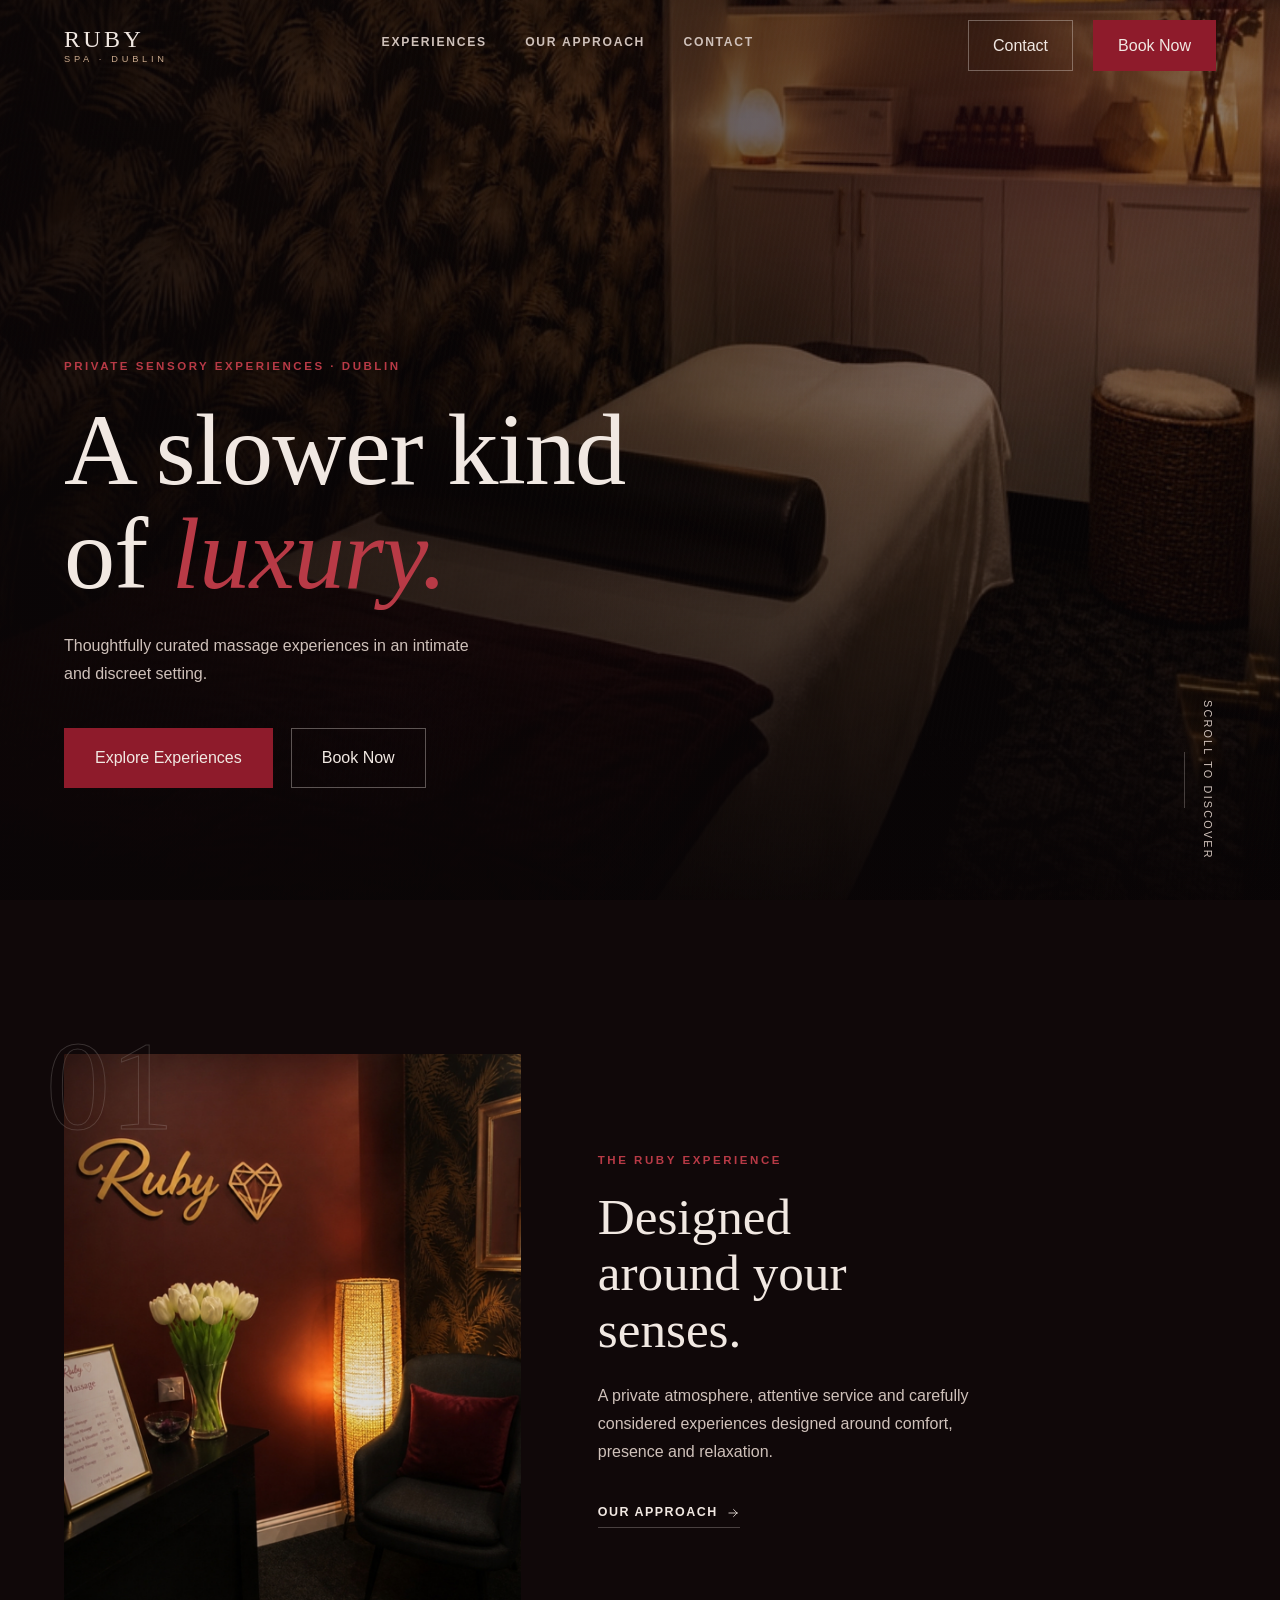
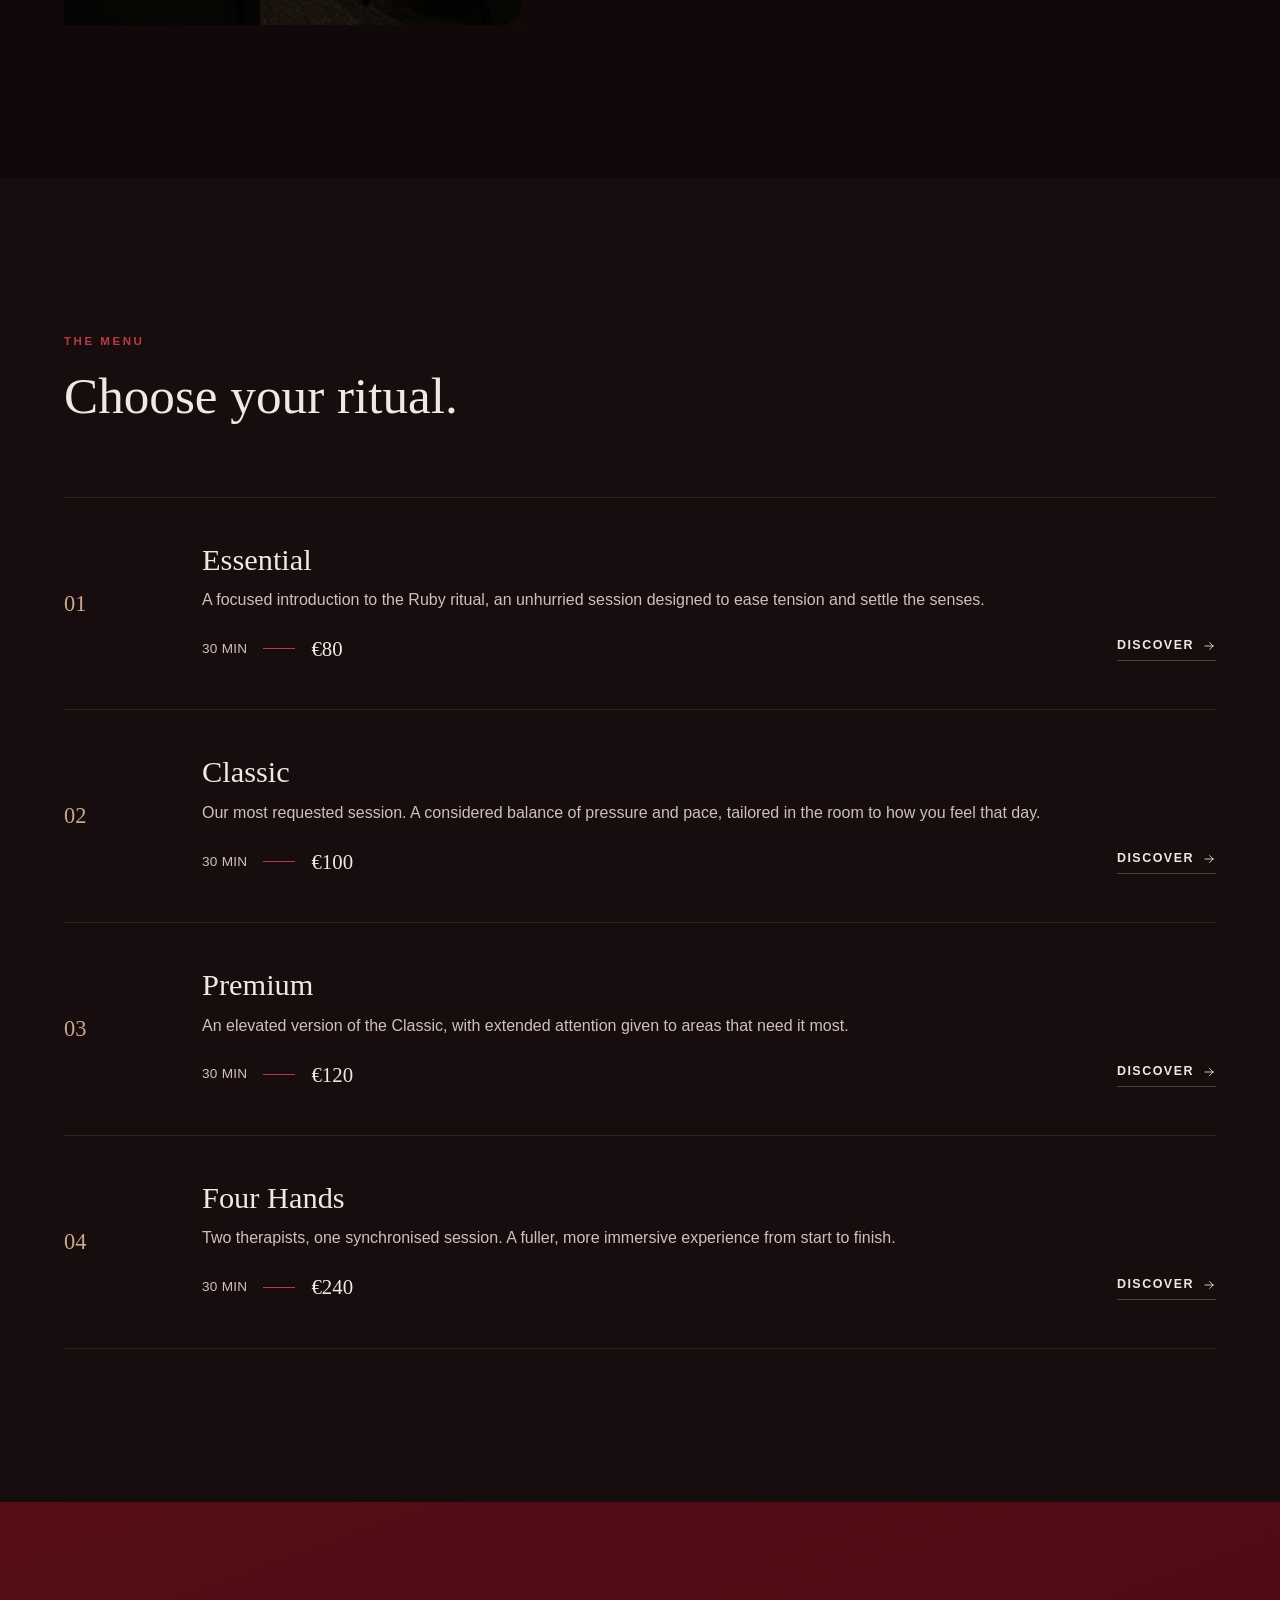
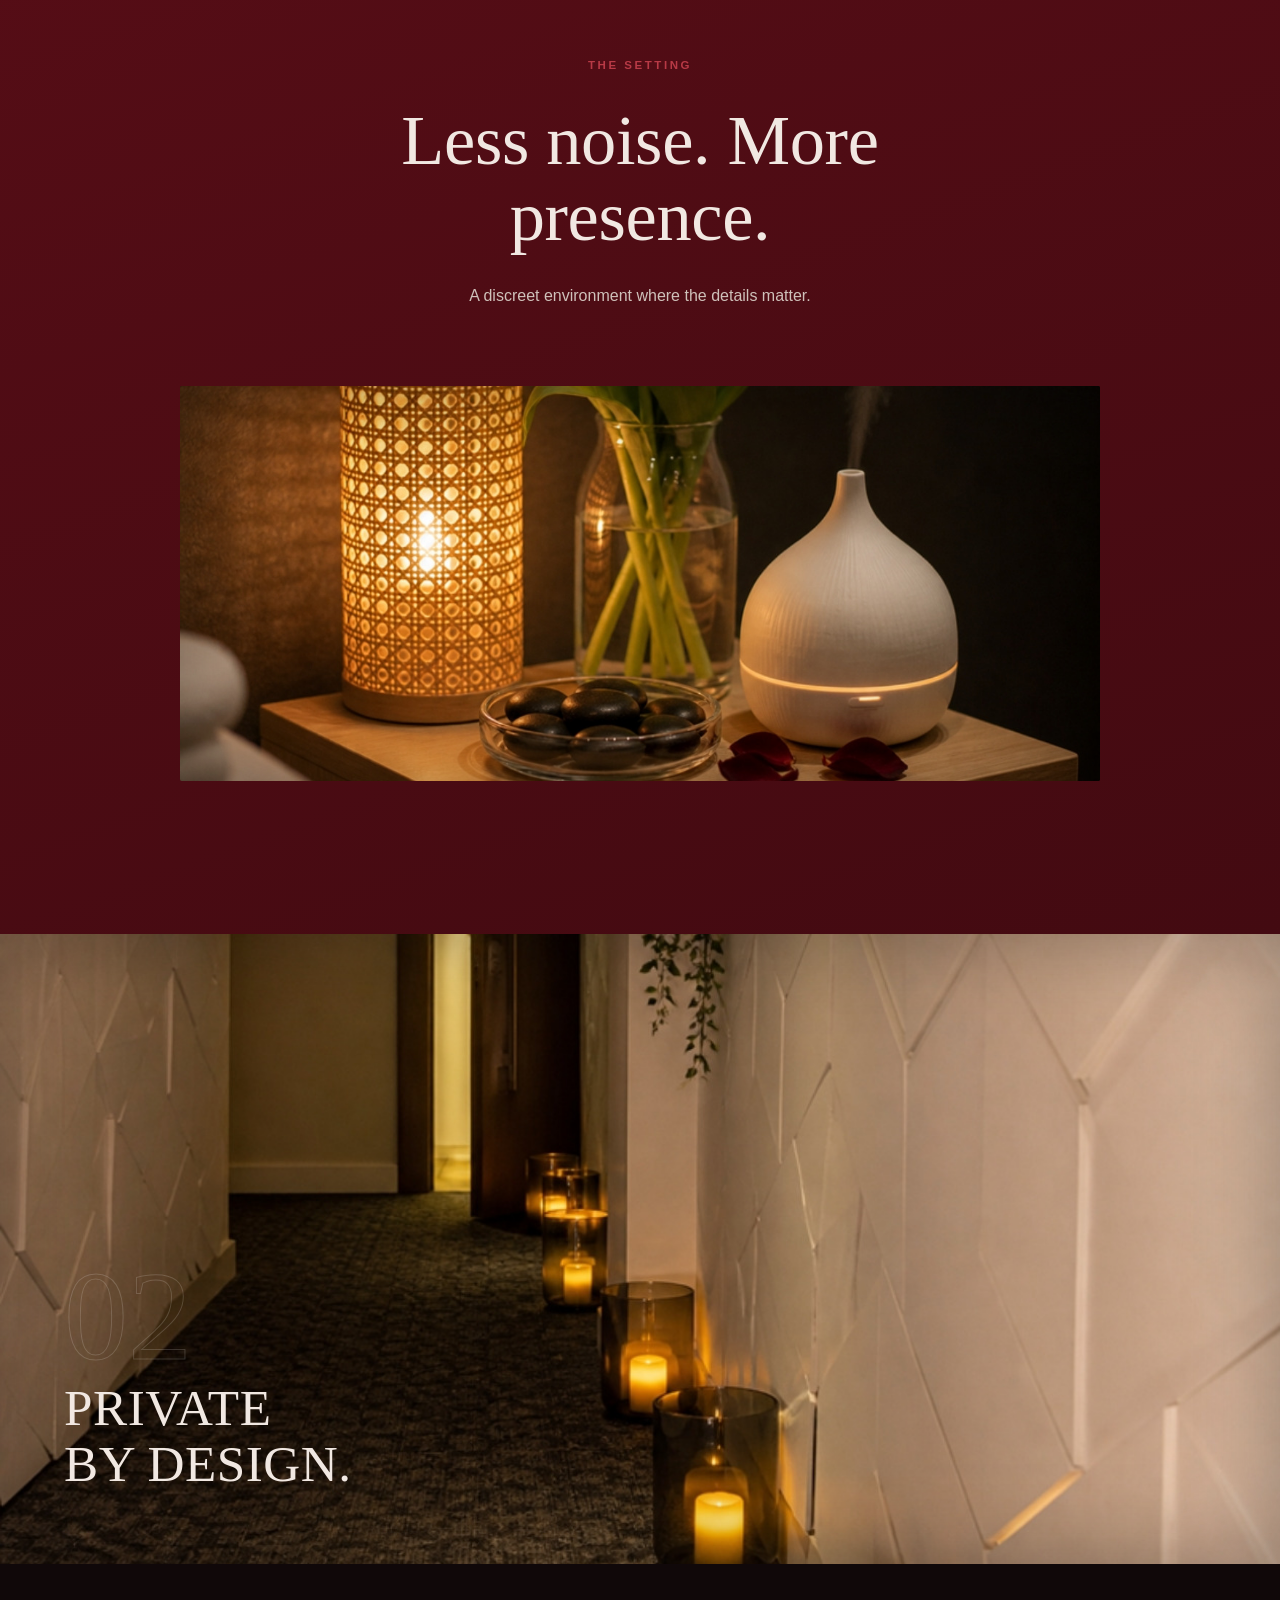
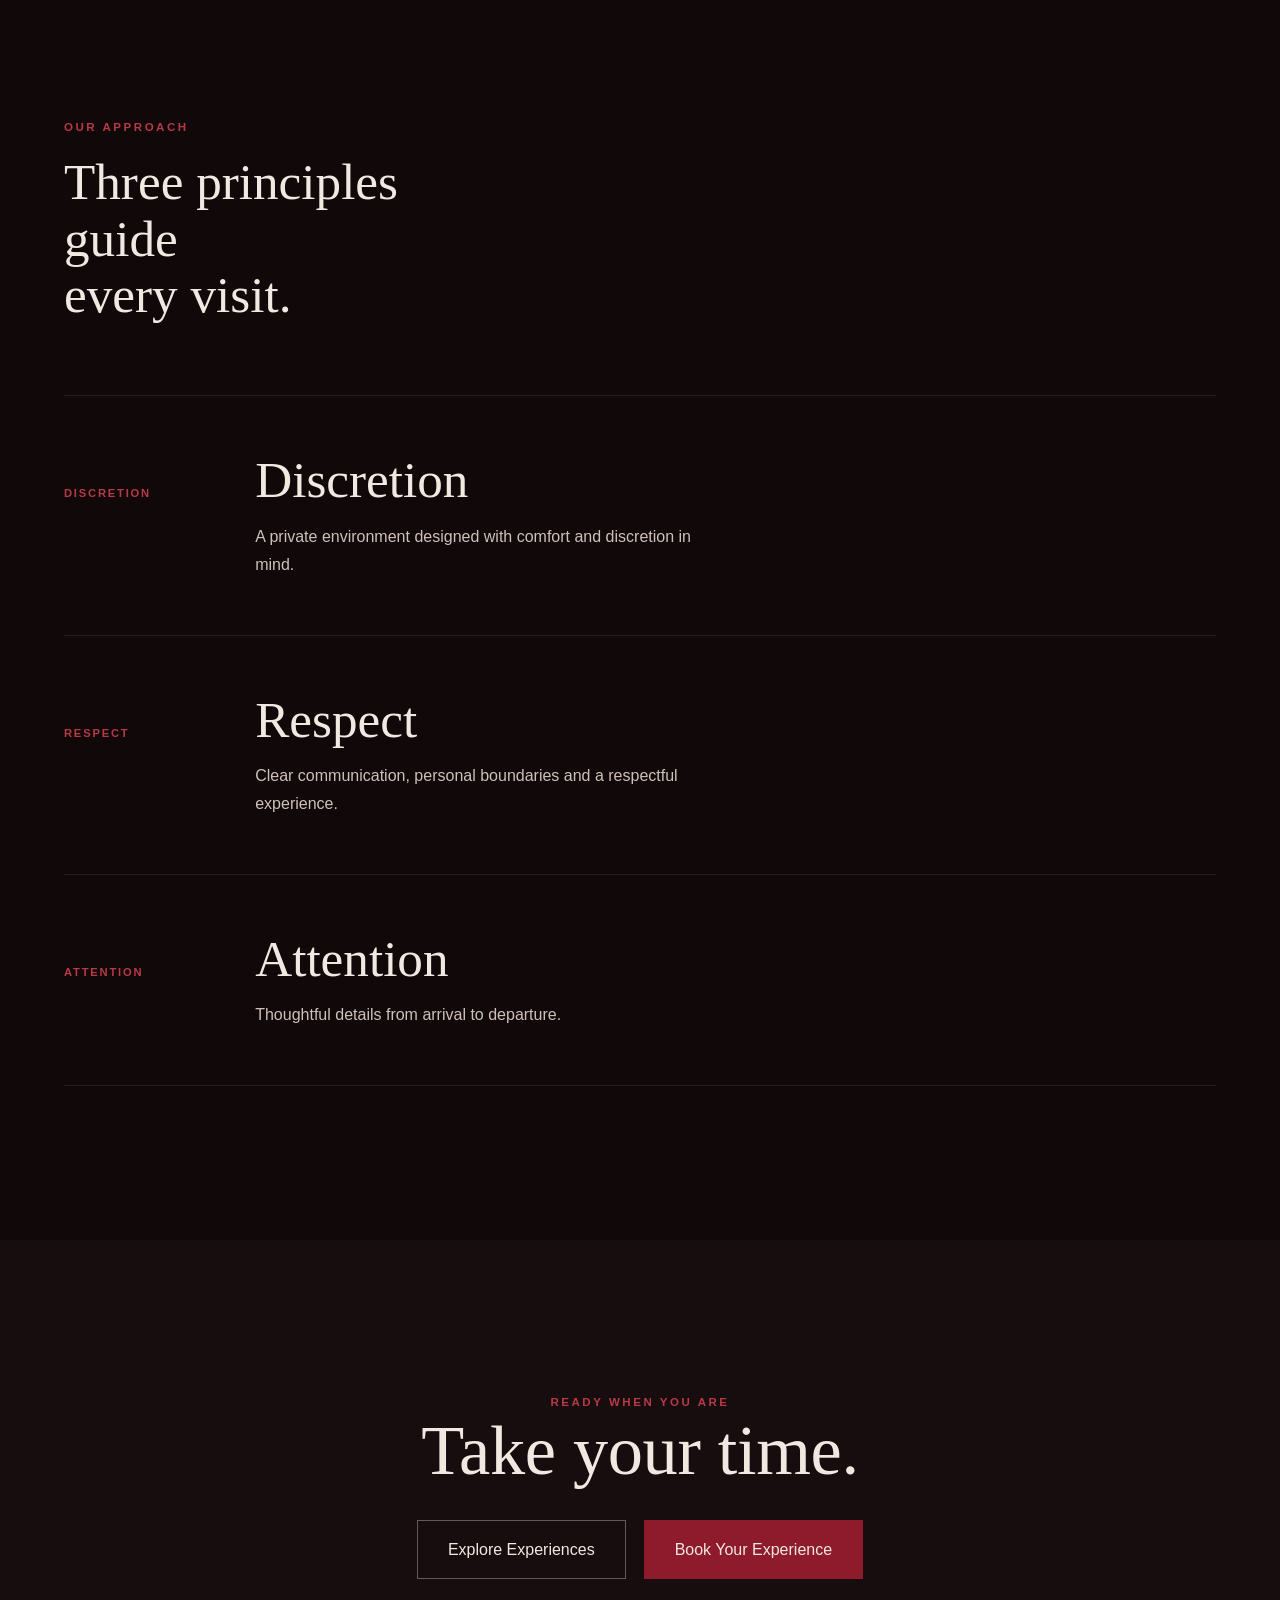
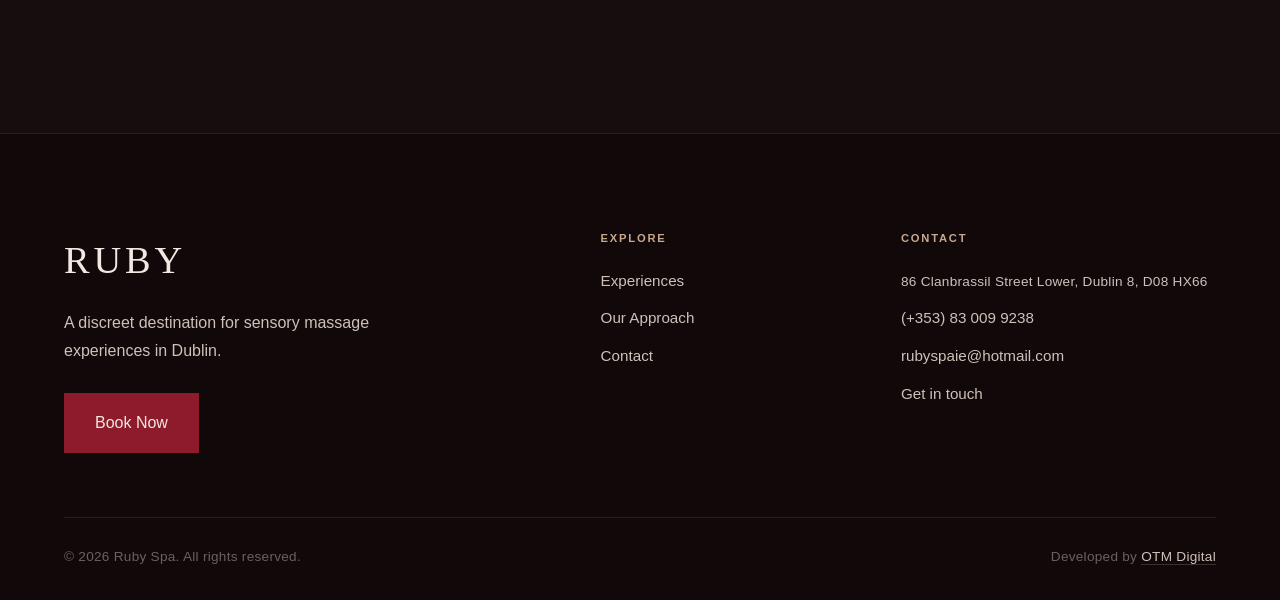
<file: index.html>
<!DOCTYPE html>
<html lang="en">
<head>
  <meta charset="UTF-8" />
  <meta name="viewport" content="width=device-width, initial-scale=1.0" />
  <title>Ruby Spa | Private Sensory Experiences, Dublin</title>
  <meta name="description" content="A discreet destination for sensory massage experiences in Dublin. Thoughtfully curated, privately delivered." />
  <link rel="canonical" href="index.html" />

  <meta property="og:type" content="website" />
  <meta property="og:title" content="Ruby Spa | Private Sensory Experiences, Dublin" />
  <meta property="og:description" content="A discreet destination for sensory massage experiences in Dublin." />
  <meta property="og:url" content="index.html" />

  <link rel="stylesheet" href="assets/css/style.css" />
</head>
<body>
  <a class="skip-link" href="#main">Skip to content</a>

  <header class="site-header" data-site-header>
    <div class="wrap">
      <a href="index.html" class="logo">RUBY<span>SPA · DUBLIN</span></a>

      <nav class="nav-primary" aria-label="Primary">
        <a href="experiences.html" data-nav-link>Experiences</a>
        <a href="about.html" data-nav-link>Our Approach</a>
        <a href="contact.html" data-nav-link>Contact</a>
      </nav>

      <div class="header-actions">
        <a href="contact.html" class="btn btn-secondary">Contact</a>
        <button class="btn btn-primary" data-book-now>Book Now</button>
        <button class="menu-toggle" data-menu-toggle aria-label="Open menu" aria-expanded="false" aria-controls="mobile-menu">
          <span></span><span></span><span></span>
        </button>
      </div>
    </div>
  </header>

  <div class="mobile-menu" id="mobile-menu" data-mobile-menu>
    <nav aria-label="Mobile">
      <a href="index.html">Home</a>
      <a href="experiences.html">Experiences</a>
      <a href="about.html">Our Approach</a>
      <a href="contact.html">Contact</a>
    </nav>
    <div class="mobile-menu-footer">
      <button class="btn btn-primary" data-book-now>Book Now</button>
      <span class="caption">86 Clanbrassil Street Lower, Dublin 8, D08 HX66</span>
    </div>
  </div>

  <main id="main">
    <!-- HERO -->
    <section class="hero">
      <div class="hero-bg" data-hero-parallax></div>
      <div class="hero-scrim"></div>
      <div class="hero-content wrap">
        <p class="eyebrow reveal">Private Sensory Experiences · Dublin</p>
        <h1 class="display reveal reveal-delay-1">A slower kind<br />of <em>luxury.</em></h1>
        <p class="body hero-sub reveal reveal-delay-2">
          Thoughtfully curated massage experiences in an intimate and discreet setting.
        </p>
        <div class="hero-actions reveal reveal-delay-3">
          <a href="experiences.html" class="btn btn-primary">Explore Experiences</a>
          <button class="btn btn-secondary" data-book-now>Book Now</button>
        </div>
      </div>
      <div class="hero-scroll">
        <span class="scroll-indicator" aria-hidden="true"></span>
        <span class="caption">Scroll to discover</span>
      </div>
    </section>

    <!-- INTRO -->
    <section class="section section--espresso">
      <div class="wrap">
        <div class="intro-grid">
          <div class="intro-figure reveal">
            <span class="num intro-num" aria-hidden="true">01</span>
            <div class="photo photo--silk" style="--focus:30% 50%"><img src="assets/images/reception.jpg" alt="Reception with a deep red wall, the Ruby sign, white tulips and a warm lamp" width="1264" height="1264" loading="lazy" /></div>
          </div>
          <div class="intro-copy">
            <p class="eyebrow reveal">The Ruby Experience</p>
            <h2 class="h2 reveal reveal-delay-1">Designed around your senses.</h2>
            <p class="body reveal reveal-delay-2">
              A private atmosphere, attentive service and carefully considered experiences designed around comfort, presence and relaxation.
            </p>
            <a href="about.html" class="link-arrow reveal reveal-delay-3">
              Our Approach
              <svg viewBox="0 0 24 24" fill="none" aria-hidden="true"><path d="M5 12H19M19 12L13 6M19 12L13 18" stroke="currentColor" stroke-width="1.4" stroke-linecap="round" stroke-linejoin="round"/></svg>
            </a>
          </div>
        </div>
      </div>
    </section>

    <!-- THE MENU -->
    <section class="section section--raised" id="experiences">
      <div class="wrap">
        <div class="section-head">
          <p class="eyebrow reveal">The Menu</p>
          <h2 class="h2 reveal reveal-delay-1">Choose your ritual.</h2>
        </div>
        <ul class="menu-list" data-menu-list></ul>
      </div>
    </section>

    <!-- ATMOSPHERE (pause) -->
    <section class="section section--ruby">
      <div class="wrap atmosphere">
        <p class="eyebrow reveal">The Setting</p>
        <h2 class="h1 reveal reveal-delay-1">Less noise. More presence.</h2>
        <p class="body reveal reveal-delay-2">A discreet environment where the details matter.</p>
        <div class="atmosphere-figure reveal reveal-delay-3">
          <div class="photo photo--velvet" style="--focus:50% 58%"><img src="assets/images/details-tulips.jpg" alt="A lamp, white tulips and a diffuser glowing on a wooden side table" width="1264" height="1264" loading="lazy" /></div>
        </div>
      </div>
    </section>

    <!-- EDITORIAL IMAGE -->
    <div class="editorial-image reveal">
      <div class="photo photo--copper" style="--focus:50% 55%"><img src="assets/images/corridor-candles.jpg" alt="Quiet corridor lined with lanterns and textured white walls" width="1264" height="1264" loading="lazy" /></div>
      <div class="editorial-caption">
        <span class="num" aria-hidden="true">02</span>
        <h2 class="h2">Private<br />by design.</h2>
      </div>
    </div>

    <!-- OUR APPROACH -->
    <section class="section section--espresso">
      <div class="wrap">
        <div class="section-head">
          <p class="eyebrow reveal">Our Approach</p>
          <h2 class="h2 reveal reveal-delay-1">Three principles guide<br />every visit.</h2>
        </div>
        <div class="approach-list">
          <div class="approach-item reveal">
            <span class="label">Discretion</span>
            <div>
              <h3 class="h2">Discretion</h3>
              <p class="body">A private environment designed with comfort and discretion in mind.</p>
            </div>
          </div>
          <div class="approach-item reveal">
            <span class="label">Respect</span>
            <div>
              <h3 class="h2">Respect</h3>
              <p class="body">Clear communication, personal boundaries and a respectful experience.</p>
            </div>
          </div>
          <div class="approach-item reveal">
            <span class="label">Attention</span>
            <div>
              <h3 class="h2">Attention</h3>
              <p class="body">Thoughtful details from arrival to departure.</p>
            </div>
          </div>
        </div>
      </div>
    </section>

    <!-- FINAL CTA -->
    <section class="section section--raised">
      <div class="wrap center">
        <p class="eyebrow reveal">Ready when you are</p>
        <h2 class="h1 reveal reveal-delay-1">Take your time.</h2>
        <div class="hero-actions reveal reveal-delay-2" style="justify-content:center;margin-top:32px;">
          <a href="experiences.html" class="btn btn-secondary">Explore Experiences</a>
          <button class="btn btn-primary" data-book-now>Book Your Experience</button>
        </div>
      </div>
    </section>
  </main>

  <footer class="site-footer">
    <div class="wrap">
      <div class="footer-top">
        <div class="footer-brand">
          <div class="footer-logo">RUBY</div>
          <p class="body footer-desc">A discreet destination for sensory massage experiences in Dublin.</p>
          <button class="btn btn-primary" data-book-now>Book Now</button>
        </div>
        <div class="footer-col">
          <p class="label">Explore</p>
          <ul>
            <li><a href="experiences.html">Experiences</a></li>
            <li><a href="about.html">Our Approach</a></li>
            <li><a href="contact.html">Contact</a></li>
          </ul>
        </div>
        <div class="footer-col">
          <p class="label">Contact</p>
          <ul>
            <li><span class="caption">86 Clanbrassil Street Lower, Dublin 8, D08 HX66</span></li>
            <li><a href="tel:+353830099238">(+353) 83 009 9238</a></li>
            <li><a href="mailto:rubyspaie@hotmail.com">rubyspaie@hotmail.com</a></li>
            <li><a href="contact.html">Get in touch</a></li>
          </ul>
        </div>
      </div>
      <div class="footer-bottom">
        <span class="caption">© <span data-year></span> Ruby Spa. All rights reserved.</span>
        <span class="caption">Developed by <a class="footer-credit" href="https://www.otmdigital.online" target="_blank" rel="noopener noreferrer">OTM Digital</a></span>
      </div>
    </div>
  </footer>

  <script src="assets/js/main.js"></script>
</body>
</html>
</file>
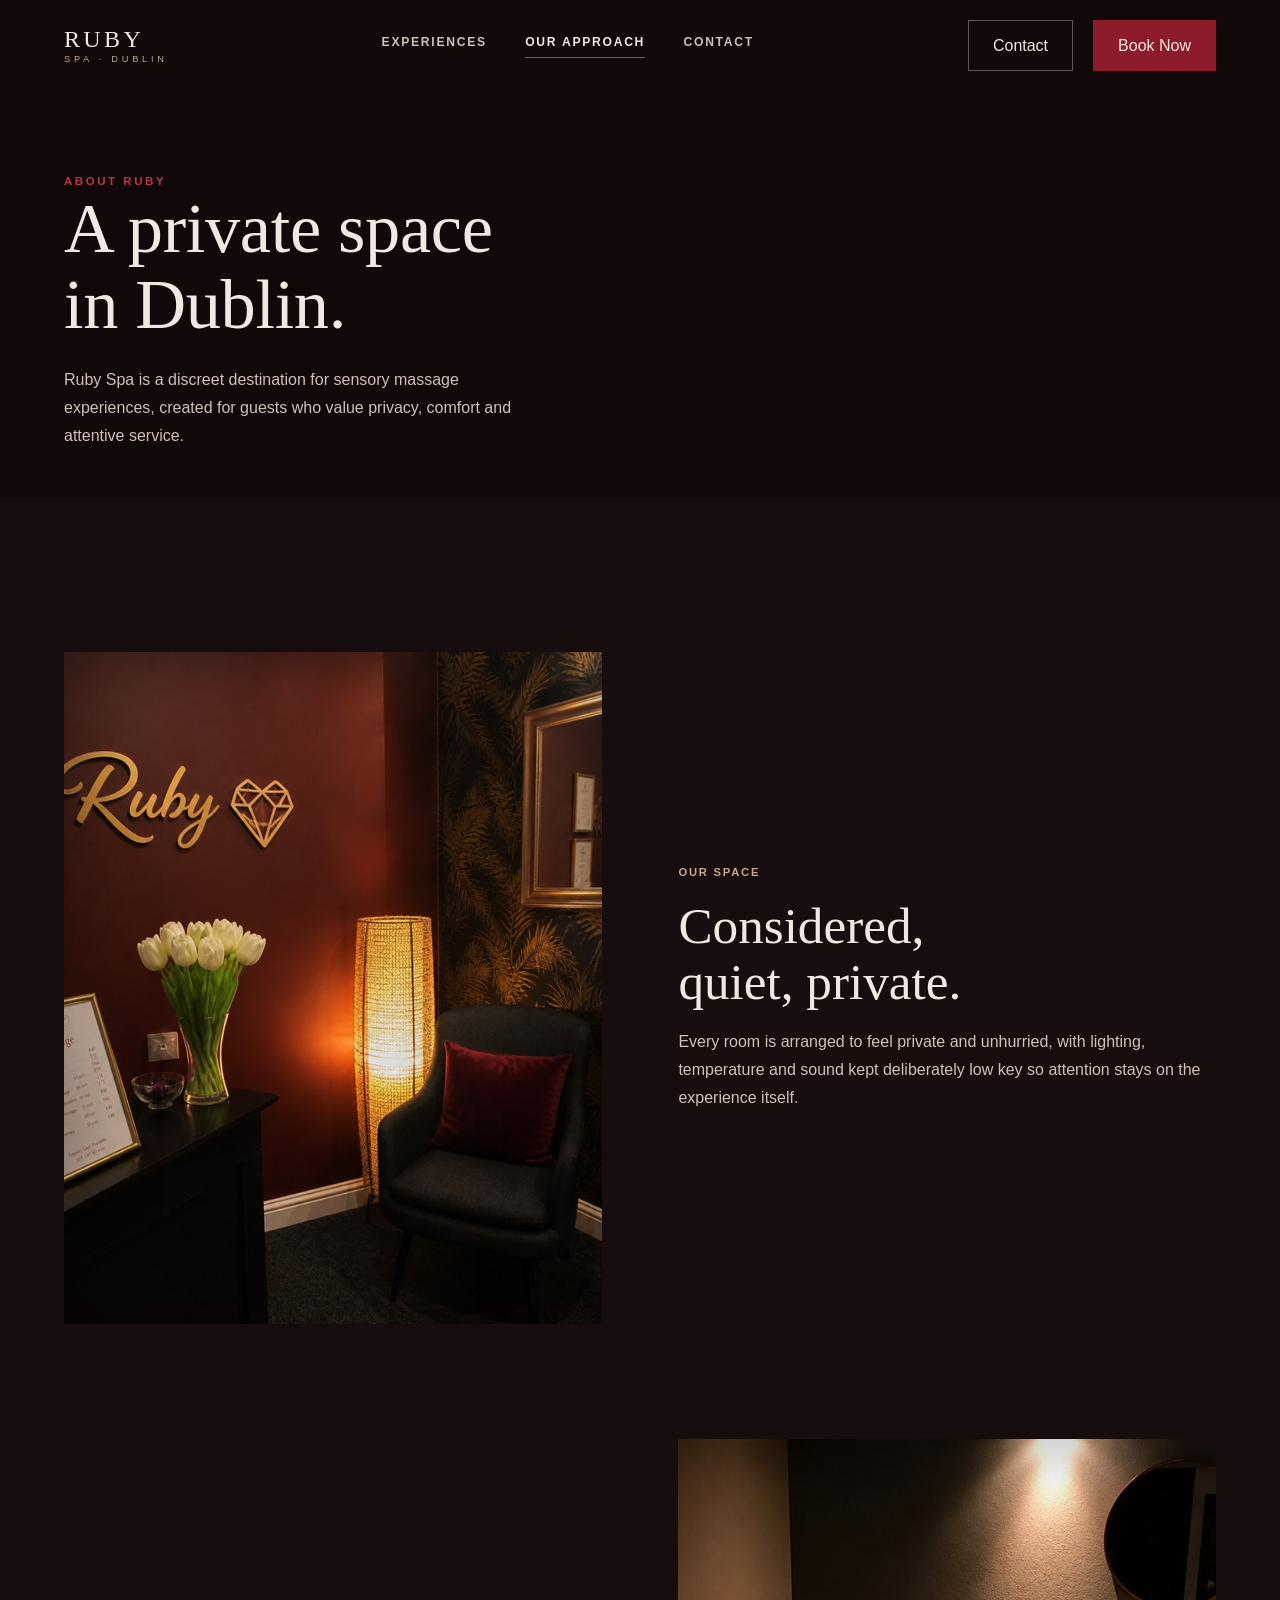
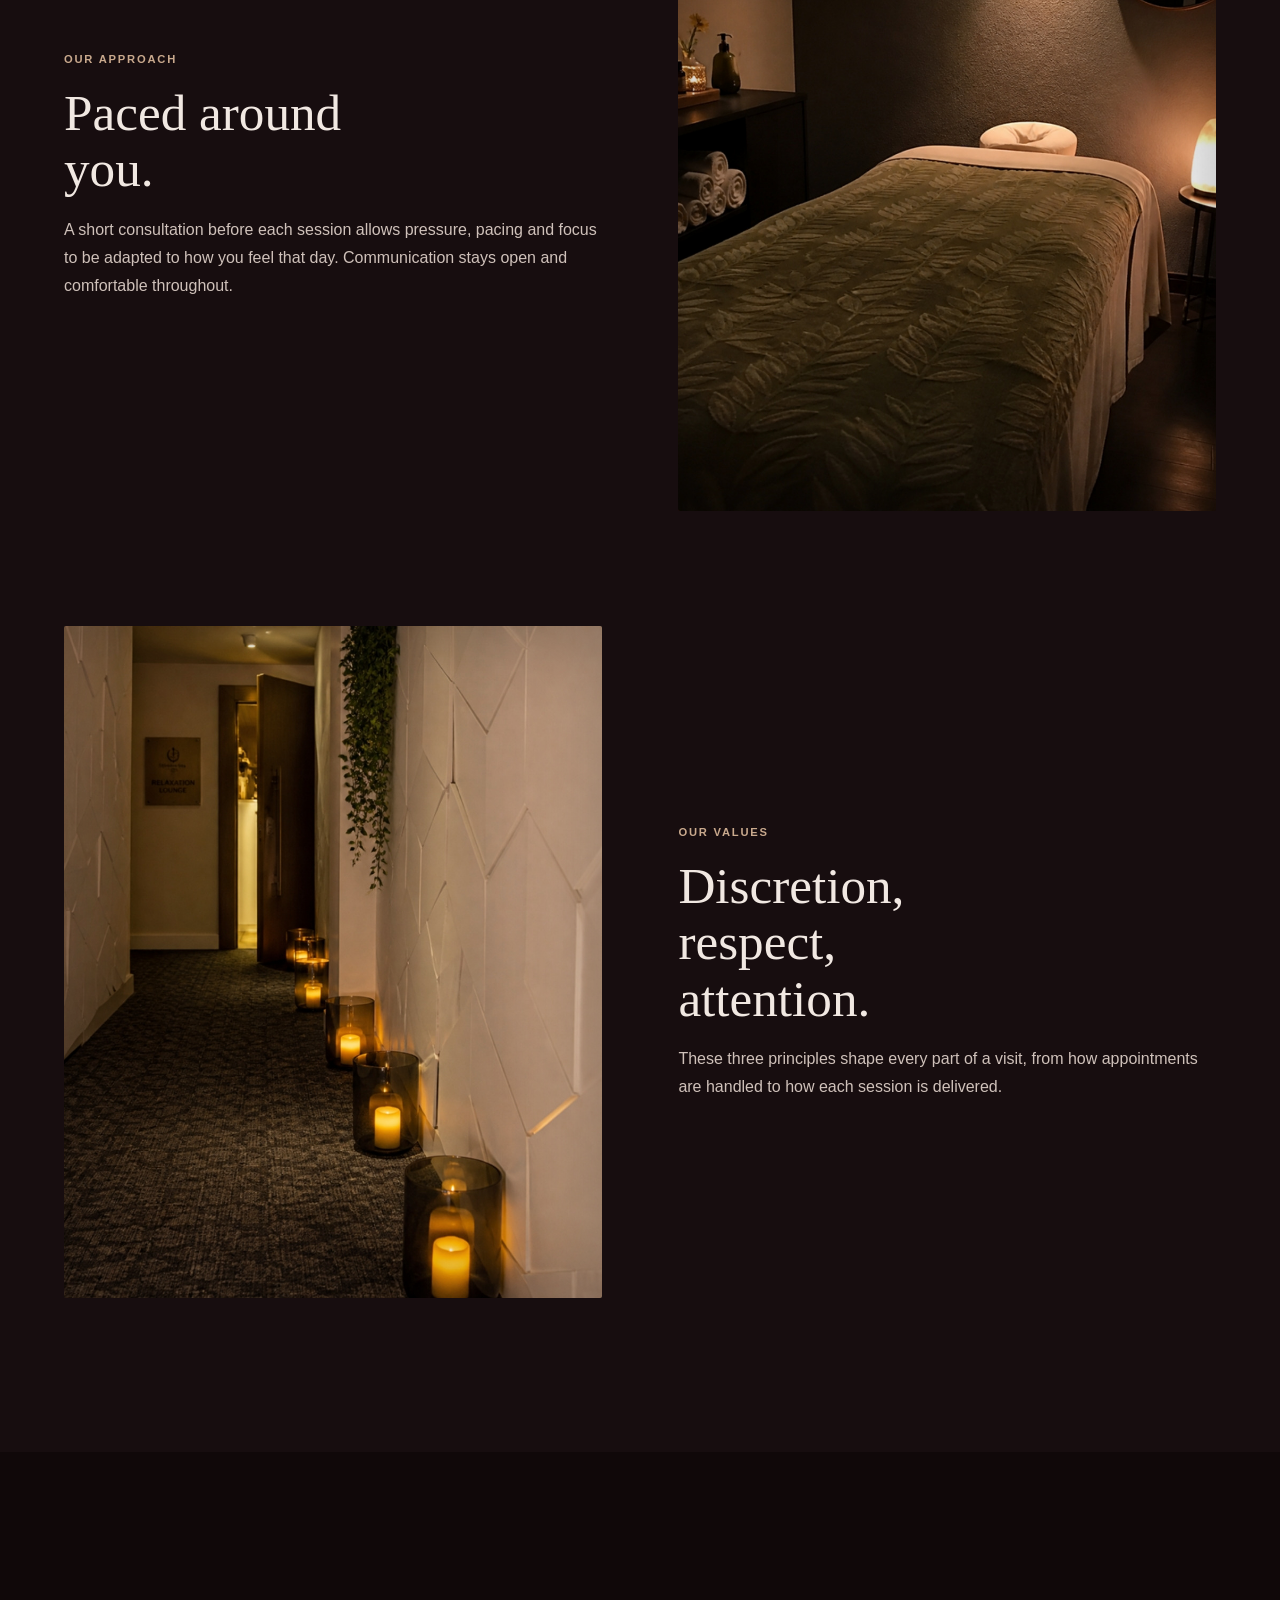
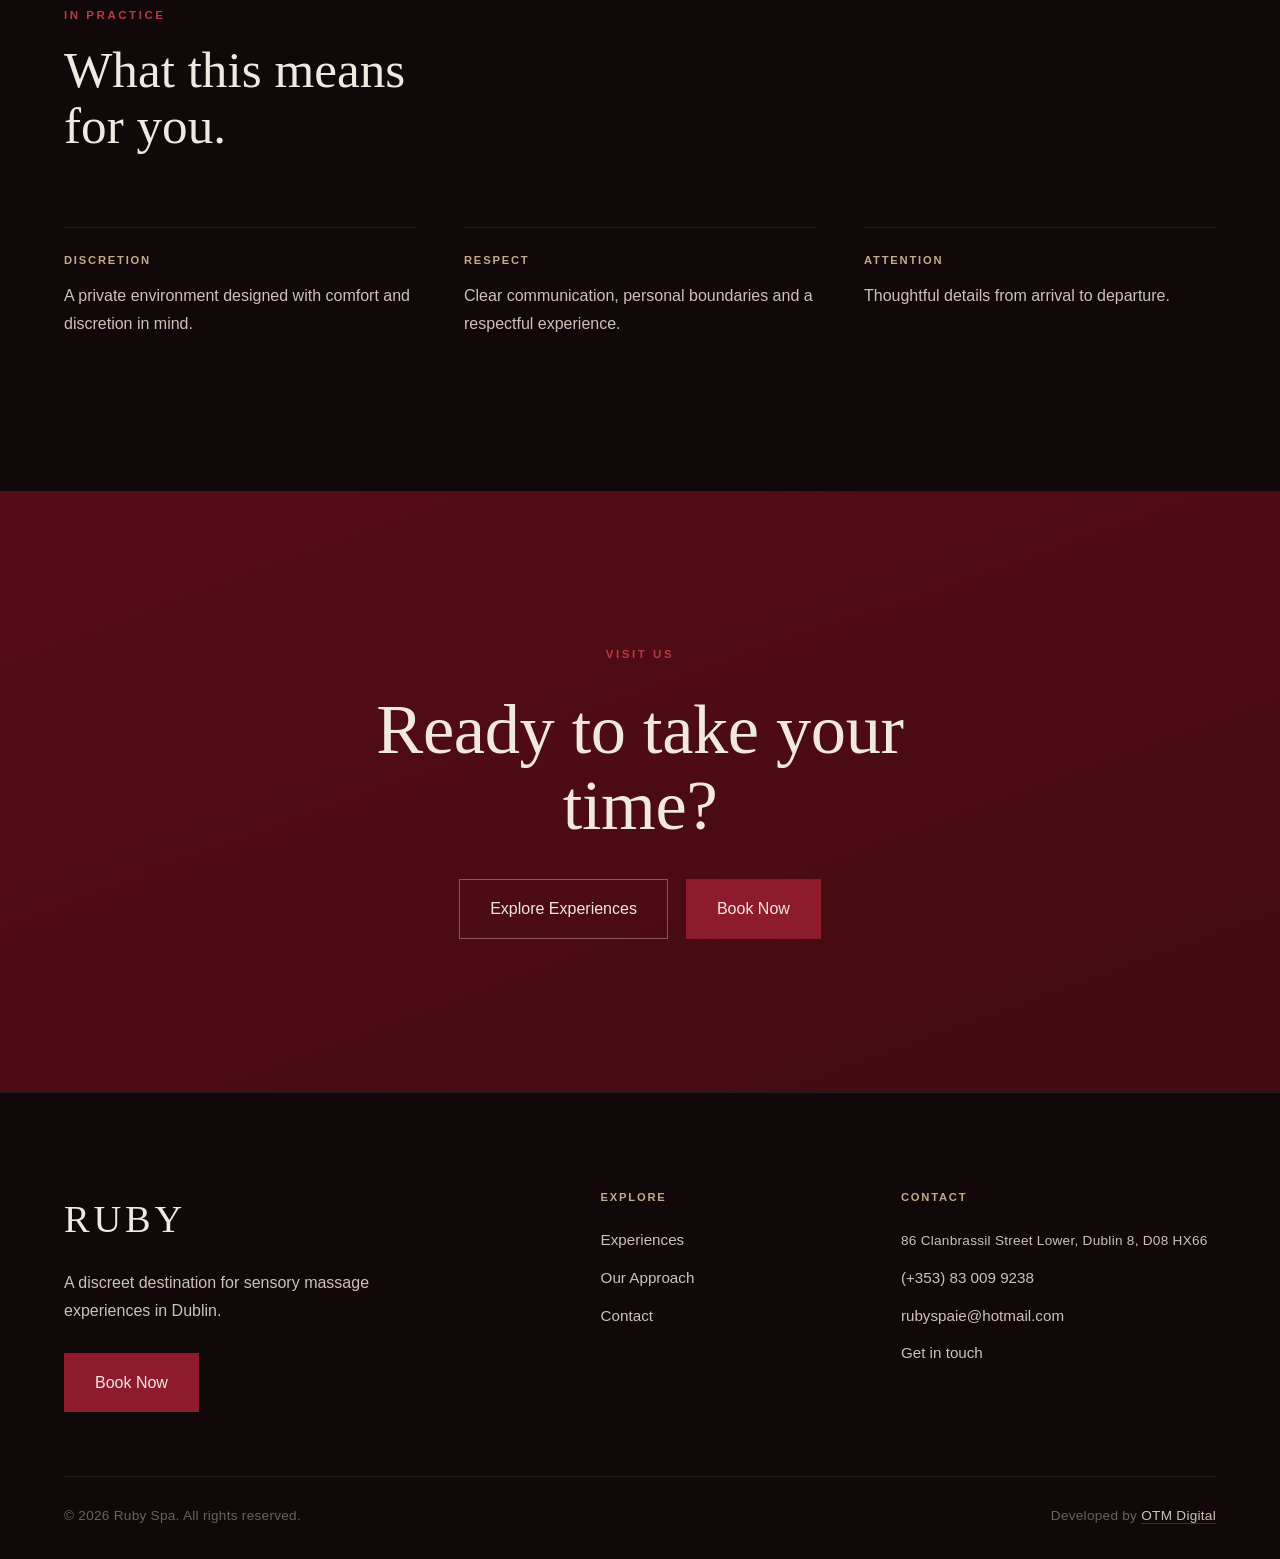
<file: about.html>
<!DOCTYPE html>
<html lang="en">
<head>
  <meta charset="UTF-8" />
  <meta name="viewport" content="width=device-width, initial-scale=1.0" />
  <title>About | Ruby Spa</title>
  <meta name="description" content="Ruby Spa is a discreet destination for sensory massage experiences in Dublin, created for guests who value privacy and attentive service." />
  <link rel="canonical" href="about.html" />

  <meta property="og:type" content="website" />
  <meta property="og:title" content="About | Ruby Spa" />
  <meta property="og:description" content="A private space in Dublin, created for guests who value privacy and attentive service." />
  <meta property="og:url" content="about.html" />

  <link rel="stylesheet" href="assets/css/style.css" />
</head>
<body>
  <a class="skip-link" href="#main">Skip to content</a>

  <header class="site-header" data-site-header>
    <div class="wrap">
      <a href="index.html" class="logo">RUBY<span>SPA · DUBLIN</span></a>

      <nav class="nav-primary" aria-label="Primary">
        <a href="experiences.html" data-nav-link>Experiences</a>
        <a href="about.html" data-nav-link>Our Approach</a>
        <a href="contact.html" data-nav-link>Contact</a>
      </nav>

      <div class="header-actions">
        <a href="contact.html" class="btn btn-secondary">Contact</a>
        <button class="btn btn-primary" data-book-now>Book Now</button>
        <button class="menu-toggle" data-menu-toggle aria-label="Open menu" aria-expanded="false" aria-controls="mobile-menu">
          <span></span><span></span><span></span>
        </button>
      </div>
    </div>
  </header>

  <div class="mobile-menu" id="mobile-menu" data-mobile-menu>
    <nav aria-label="Mobile">
      <a href="index.html">Home</a>
      <a href="experiences.html">Experiences</a>
      <a href="about.html">Our Approach</a>
      <a href="contact.html">Contact</a>
    </nav>
    <div class="mobile-menu-footer">
      <button class="btn btn-primary" data-book-now>Book Now</button>
      <span class="caption">86 Clanbrassil Street Lower, Dublin 8, D08 HX66</span>
    </div>
  </div>

  <main id="main">
    <section class="section about-hero section--espresso">
      <div class="wrap">
        <p class="eyebrow reveal">About Ruby</p>
        <h1 class="h1 reveal reveal-delay-1">A private space<br />in Dublin.</h1>
        <p class="body reveal reveal-delay-2">
          Ruby Spa is a discreet destination for sensory massage experiences, created for guests who value privacy, comfort and attentive service.
        </p>
      </div>
    </section>

    <section class="section section--raised">
      <div class="wrap">
        <div class="about-block">
          <div class="about-figure reveal">
            <div class="photo photo--silk"><img src="assets/images/reception.jpg" alt="Reception with a deep red wall, the Ruby sign, white tulips and a warm lamp" width="1264" height="1264" loading="lazy" /></div>
          </div>
          <div class="about-copy">
            <p class="label reveal">Our Space</p>
            <h2 class="h2 reveal reveal-delay-1">Considered, quiet, private.</h2>
            <p class="body reveal reveal-delay-2">
              Every room is arranged to feel private and unhurried, with lighting, temperature and sound kept deliberately low key so attention stays on the experience itself.
            </p>
          </div>
        </div>

        <div class="about-block">
          <div class="about-figure reveal">
            <div class="photo photo--velvet"><img src="assets/images/treatment-room-green.jpg" alt="Dimly lit treatment room with a leaf patterned bedspread, salt lamp and warm candlelight" width="1264" height="1264" loading="lazy" /></div>
          </div>
          <div class="about-copy">
            <p class="label reveal">Our Approach</p>
            <h2 class="h2 reveal reveal-delay-1">Paced around you.</h2>
            <p class="body reveal reveal-delay-2">
              A short consultation before each session allows pressure, pacing and focus to be adapted to how you feel that day. Communication stays open and comfortable throughout.
            </p>
          </div>
        </div>

        <div class="about-block">
          <div class="about-figure reveal">
            <div class="photo photo--copper" style="--focus:40% 50%"><img src="assets/images/corridor-candles.jpg" alt="Quiet corridor lined with lanterns and textured white walls" width="1264" height="1264" loading="lazy" /></div>
          </div>
          <div class="about-copy">
            <p class="label reveal">Our Values</p>
            <h2 class="h2 reveal reveal-delay-1">Discretion, respect, attention.</h2>
            <p class="body reveal reveal-delay-2">
              These three principles shape every part of a visit, from how appointments are handled to how each session is delivered.
            </p>
          </div>
        </div>
      </div>
    </section>

    <section class="section section--espresso">
      <div class="wrap">
        <div class="section-head">
          <p class="eyebrow reveal">In Practice</p>
          <h2 class="h2 reveal reveal-delay-1">What this means for you.</h2>
        </div>
        <div class="values-list">
          <div class="values-item reveal">
            <p class="label">Discretion</p>
            <p class="body">A private environment designed with comfort and discretion in mind.</p>
          </div>
          <div class="values-item reveal reveal-delay-1">
            <p class="label">Respect</p>
            <p class="body">Clear communication, personal boundaries and a respectful experience.</p>
          </div>
          <div class="values-item reveal reveal-delay-2">
            <p class="label">Attention</p>
            <p class="body">Thoughtful details from arrival to departure.</p>
          </div>
        </div>
      </div>
    </section>

    <section class="section section--ruby">
      <div class="wrap atmosphere">
        <p class="eyebrow reveal">Visit Us</p>
        <h2 class="h1 reveal reveal-delay-1">Ready to take your time?</h2>
        <div class="hero-actions reveal reveal-delay-2" style="justify-content:center;margin-top:8px;">
          <a href="experiences.html" class="btn btn-secondary">Explore Experiences</a>
          <button class="btn btn-primary" data-book-now>Book Now</button>
        </div>
      </div>
    </section>
  </main>

  <footer class="site-footer">
    <div class="wrap">
      <div class="footer-top">
        <div class="footer-brand">
          <div class="footer-logo">RUBY</div>
          <p class="body footer-desc">A discreet destination for sensory massage experiences in Dublin.</p>
          <button class="btn btn-primary" data-book-now>Book Now</button>
        </div>
        <div class="footer-col">
          <p class="label">Explore</p>
          <ul>
            <li><a href="experiences.html">Experiences</a></li>
            <li><a href="about.html">Our Approach</a></li>
            <li><a href="contact.html">Contact</a></li>
          </ul>
        </div>
        <div class="footer-col">
          <p class="label">Contact</p>
          <ul>
            <li><span class="caption">86 Clanbrassil Street Lower, Dublin 8, D08 HX66</span></li>
            <li><a href="tel:+353830099238">(+353) 83 009 9238</a></li>
            <li><a href="mailto:rubyspaie@hotmail.com">rubyspaie@hotmail.com</a></li>
            <li><a href="contact.html">Get in touch</a></li>
          </ul>
        </div>
      </div>
      <div class="footer-bottom">
        <span class="caption">© <span data-year></span> Ruby Spa. All rights reserved.</span>
        <span class="caption">Developed by <a class="footer-credit" href="https://www.otmdigital.online" target="_blank" rel="noopener noreferrer">OTM Digital</a></span>
      </div>
    </div>
  </footer>

  <script src="assets/js/main.js"></script>
</body>
</html>
</file>
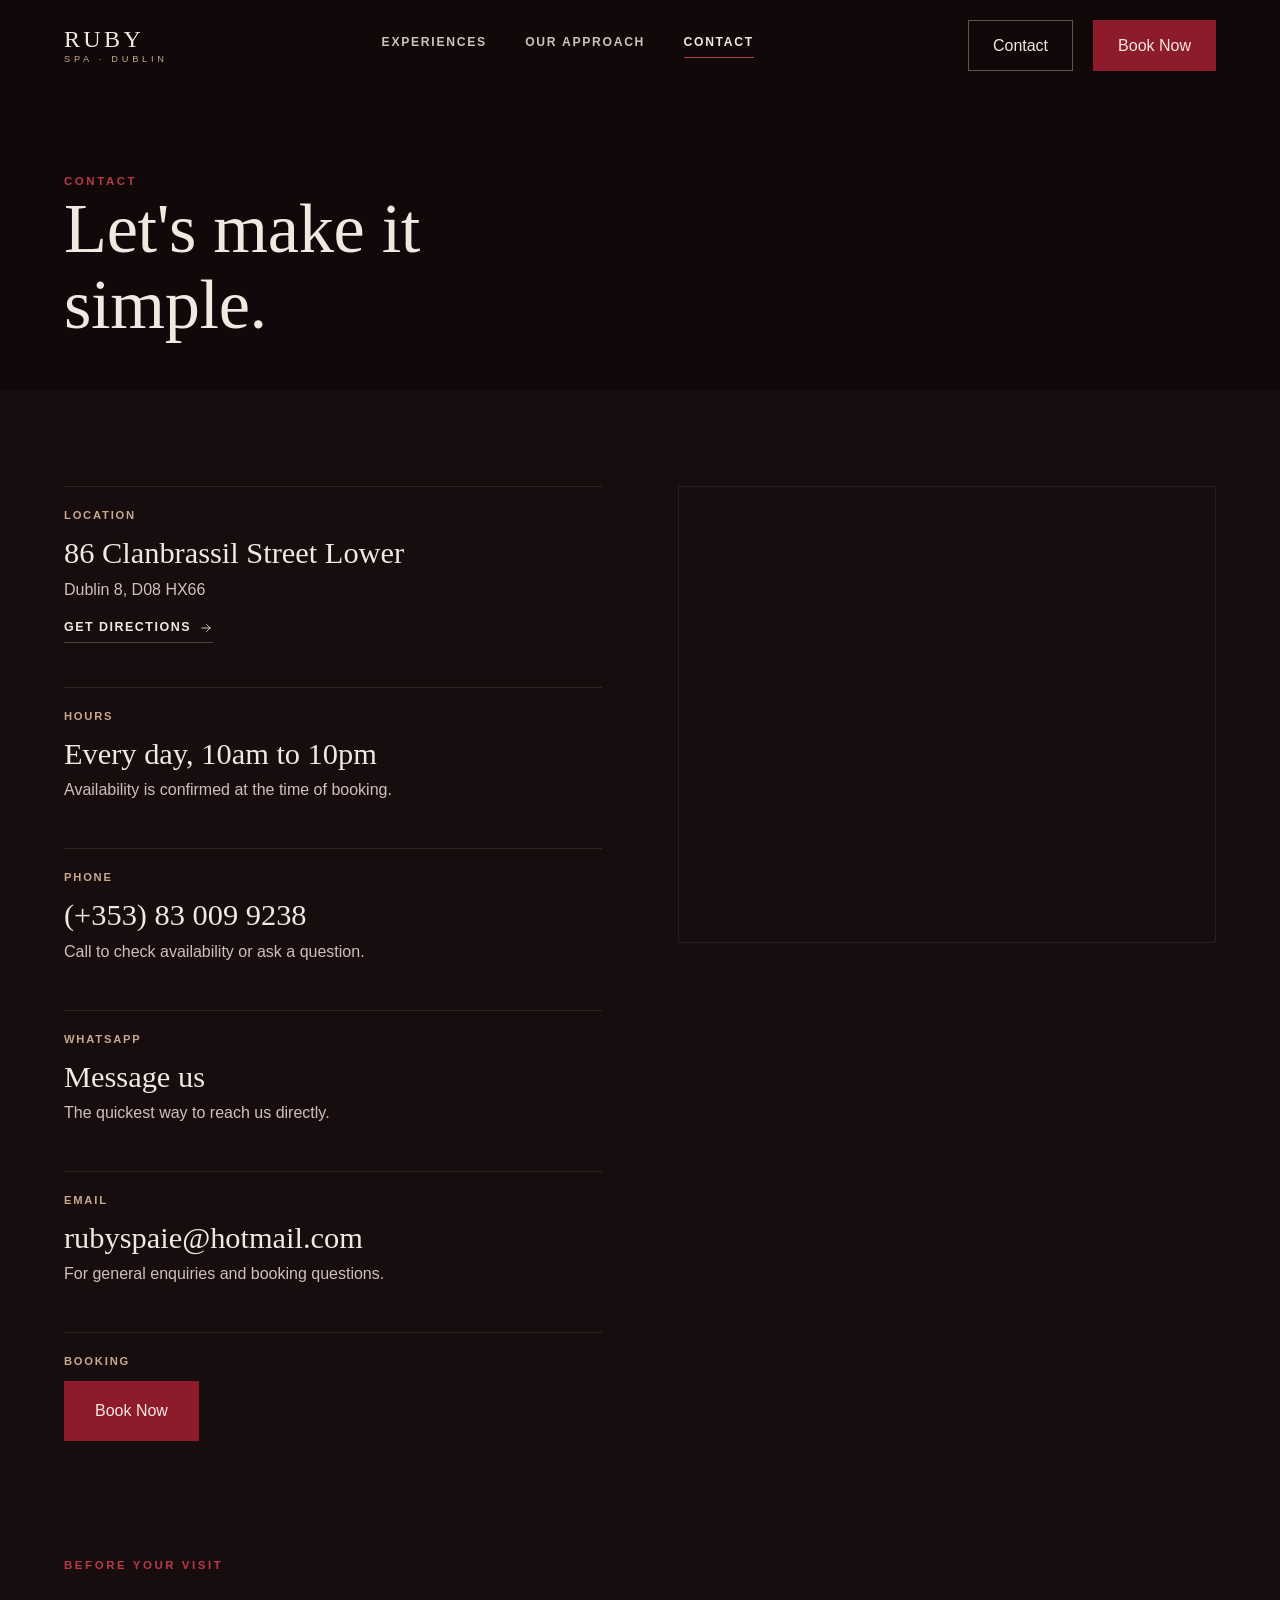
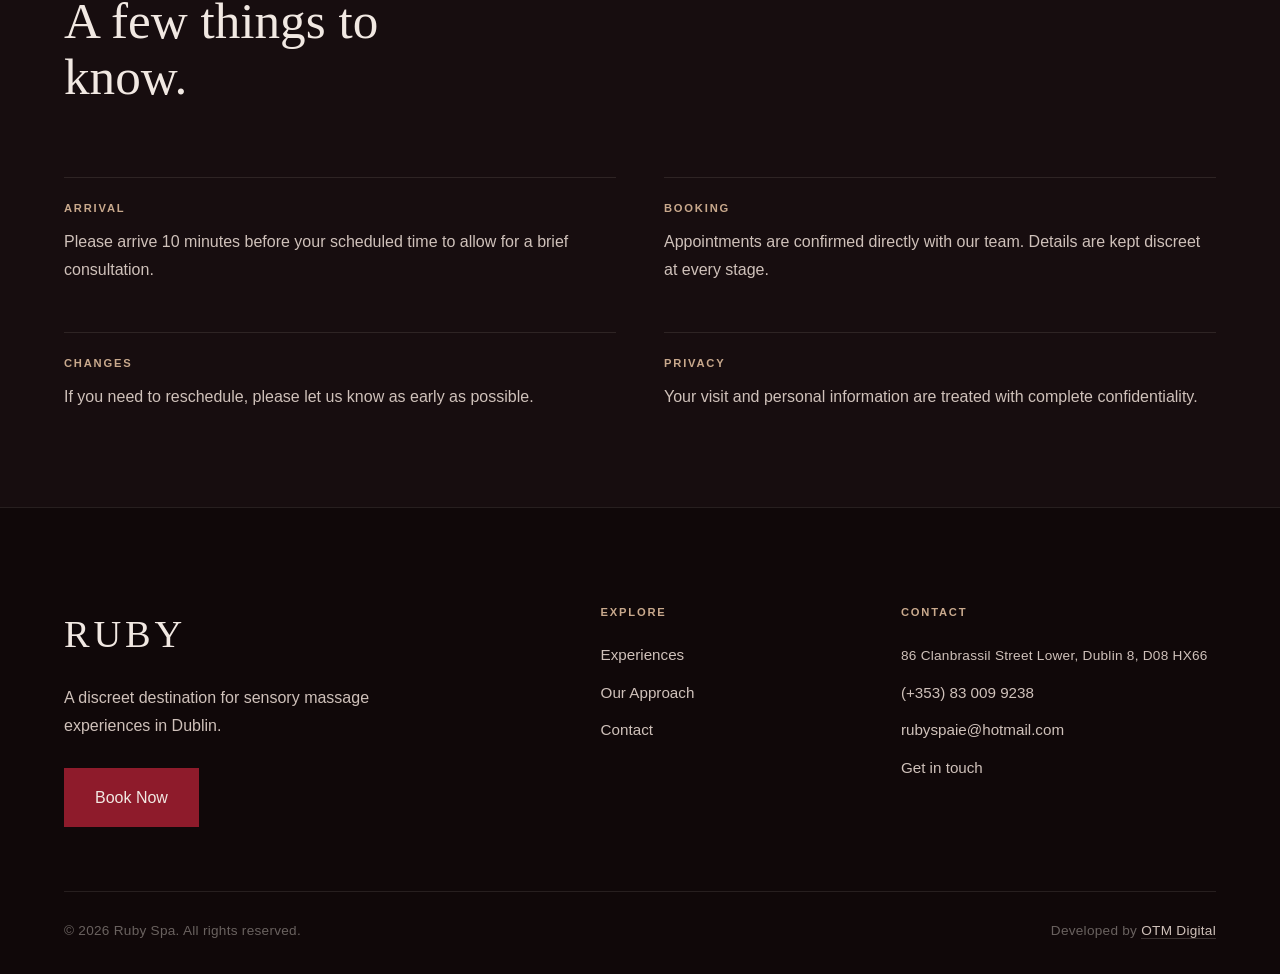
<file: contact.html>
<!DOCTYPE html>
<html lang="en">
<head>
  <meta charset="UTF-8" />
  <meta name="viewport" content="width=device-width, initial-scale=1.0" />
  <title>Contact | Ruby Spa</title>
  <meta name="description" content="Get in touch with Ruby Spa, location, hours and how to book your experience in Dublin." />
  <link rel="canonical" href="contact.html" />

  <meta property="og:type" content="website" />
  <meta property="og:title" content="Contact | Ruby Spa" />
  <meta property="og:description" content="Location, hours and how to book your experience in Dublin." />
  <meta property="og:url" content="contact.html" />

  <link rel="stylesheet" href="assets/css/style.css" />
</head>
<body>
  <a class="skip-link" href="#main">Skip to content</a>

  <header class="site-header" data-site-header>
    <div class="wrap">
      <a href="index.html" class="logo">RUBY<span>SPA · DUBLIN</span></a>

      <nav class="nav-primary" aria-label="Primary">
        <a href="experiences.html" data-nav-link>Experiences</a>
        <a href="about.html" data-nav-link>Our Approach</a>
        <a href="contact.html" data-nav-link>Contact</a>
      </nav>

      <div class="header-actions">
        <a href="contact.html" class="btn btn-secondary">Contact</a>
        <button class="btn btn-primary" data-book-now>Book Now</button>
        <button class="menu-toggle" data-menu-toggle aria-label="Open menu" aria-expanded="false" aria-controls="mobile-menu">
          <span></span><span></span><span></span>
        </button>
      </div>
    </div>
  </header>

  <div class="mobile-menu" id="mobile-menu" data-mobile-menu>
    <nav aria-label="Mobile">
      <a href="index.html">Home</a>
      <a href="experiences.html">Experiences</a>
      <a href="about.html">Our Approach</a>
      <a href="contact.html">Contact</a>
    </nav>
    <div class="mobile-menu-footer">
      <button class="btn btn-primary" data-book-now>Book Now</button>
      <span class="caption">86 Clanbrassil Street Lower, Dublin 8, D08 HX66</span>
    </div>
  </div>

  <main id="main">
    <section class="section contact-hero section--espresso">
      <div class="wrap">
        <p class="eyebrow reveal">Contact</p>
        <h1 class="h1 reveal reveal-delay-1">Let's make it simple.</h1>
      </div>
    </section>

    <section class="section section--tight section--raised">
      <div class="wrap">
        <div class="contact-grid">
          <div class="contact-details">
            <div class="contact-detail reveal">
              <p class="label">Location</p>
              <h3 class="h3">86 Clanbrassil Street Lower</h3>
              <p class="body">Dublin 8, D08 HX66</p>
              <a class="link-arrow" href="https://www.google.com/maps/search/?api=1&amp;query=86+Clanbrassil+Street+Lower%2C+Dublin+8%2C+D08+HX66" target="_blank" rel="noopener noreferrer" style="margin-top:14px;">
                Get Directions
                <svg viewBox="0 0 24 24" fill="none" aria-hidden="true"><path d="M5 12H19M19 12L13 6M19 12L13 18" stroke="currentColor" stroke-width="1.4" stroke-linecap="round" stroke-linejoin="round"/></svg>
              </a>
            </div>
            <div class="contact-detail reveal reveal-delay-1">
              <p class="label">Hours</p>
              <h3 class="h3">Every day, 10am to 10pm</h3>
              <p class="body">Availability is confirmed at the time of booking.</p>
            </div>
            <div class="contact-detail reveal reveal-delay-2">
              <p class="label">Phone</p>
              <h3 class="h3"><a href="tel:+353830099238">(+353) 83 009 9238</a></h3>
              <p class="body">Call to check availability or ask a question.</p>
            </div>
            <div class="contact-detail reveal reveal-delay-3">
              <p class="label">WhatsApp</p>
              <h3 class="h3"><a href="https://wa.me/353830099238" target="_blank" rel="noopener noreferrer">Message us</a></h3>
              <p class="body">The quickest way to reach us directly.</p>
            </div>
            <div class="contact-detail reveal reveal-delay-4">
              <p class="label">Email</p>
              <h3 class="h3"><a href="mailto:rubyspaie@hotmail.com">rubyspaie@hotmail.com</a></h3>
              <p class="body">For general enquiries and booking questions.</p>
            </div>
            <div class="contact-detail reveal reveal-delay-5">
              <p class="label">Booking</p>
              <button class="btn btn-primary" data-book-now>Book Now</button>
            </div>
          </div>

          <div class="contact-map reveal">
            <div class="map-frame">
              <iframe
                src="https://www.google.com/maps?q=86+Clanbrassil+Street+Lower,+Dublin+8,+D08+HX66&output=embed"
                loading="lazy"
                referrerpolicy="no-referrer-when-downgrade"
                title="Map showing Ruby Spa at 86 Clanbrassil Street Lower, Dublin 8, D08 HX66"
              ></iframe>
            </div>
          </div>
        </div>

        <div class="before-visit">
          <div class="section-head">
            <p class="eyebrow reveal">Before Your Visit</p>
            <h2 class="h2 reveal reveal-delay-1">A few things to know.</h2>
          </div>
          <div class="before-visit-grid">
            <div class="before-visit-item reveal">
              <p class="label">Arrival</p>
              <p class="body">Please arrive 10 minutes before your scheduled time to allow for a brief consultation.</p>
            </div>
            <div class="before-visit-item reveal reveal-delay-1">
              <p class="label">Booking</p>
              <p class="body">Appointments are confirmed directly with our team. Details are kept discreet at every stage.</p>
            </div>
            <div class="before-visit-item reveal reveal-delay-2">
              <p class="label">Changes</p>
              <p class="body">If you need to reschedule, please let us know as early as possible.</p>
            </div>
            <div class="before-visit-item reveal reveal-delay-3">
              <p class="label">Privacy</p>
              <p class="body">Your visit and personal information are treated with complete confidentiality.</p>
            </div>
          </div>
        </div>
      </div>
    </section>
  </main>

  <footer class="site-footer">
    <div class="wrap">
      <div class="footer-top">
        <div class="footer-brand">
          <div class="footer-logo">RUBY</div>
          <p class="body footer-desc">A discreet destination for sensory massage experiences in Dublin.</p>
          <button class="btn btn-primary" data-book-now>Book Now</button>
        </div>
        <div class="footer-col">
          <p class="label">Explore</p>
          <ul>
            <li><a href="experiences.html">Experiences</a></li>
            <li><a href="about.html">Our Approach</a></li>
            <li><a href="contact.html">Contact</a></li>
          </ul>
        </div>
        <div class="footer-col">
          <p class="label">Contact</p>
          <ul>
            <li><span class="caption">86 Clanbrassil Street Lower, Dublin 8, D08 HX66</span></li>
            <li><a href="tel:+353830099238">(+353) 83 009 9238</a></li>
            <li><a href="mailto:rubyspaie@hotmail.com">rubyspaie@hotmail.com</a></li>
            <li><a href="contact.html">Get in touch</a></li>
          </ul>
        </div>
      </div>
      <div class="footer-bottom">
        <span class="caption">© <span data-year></span> Ruby Spa. All rights reserved.</span>
        <span class="caption">Developed by <a class="footer-credit" href="https://www.otmdigital.online" target="_blank" rel="noopener noreferrer">OTM Digital</a></span>
      </div>
    </div>
  </footer>

  <script src="assets/js/main.js"></script>
</body>
</html>
</file>
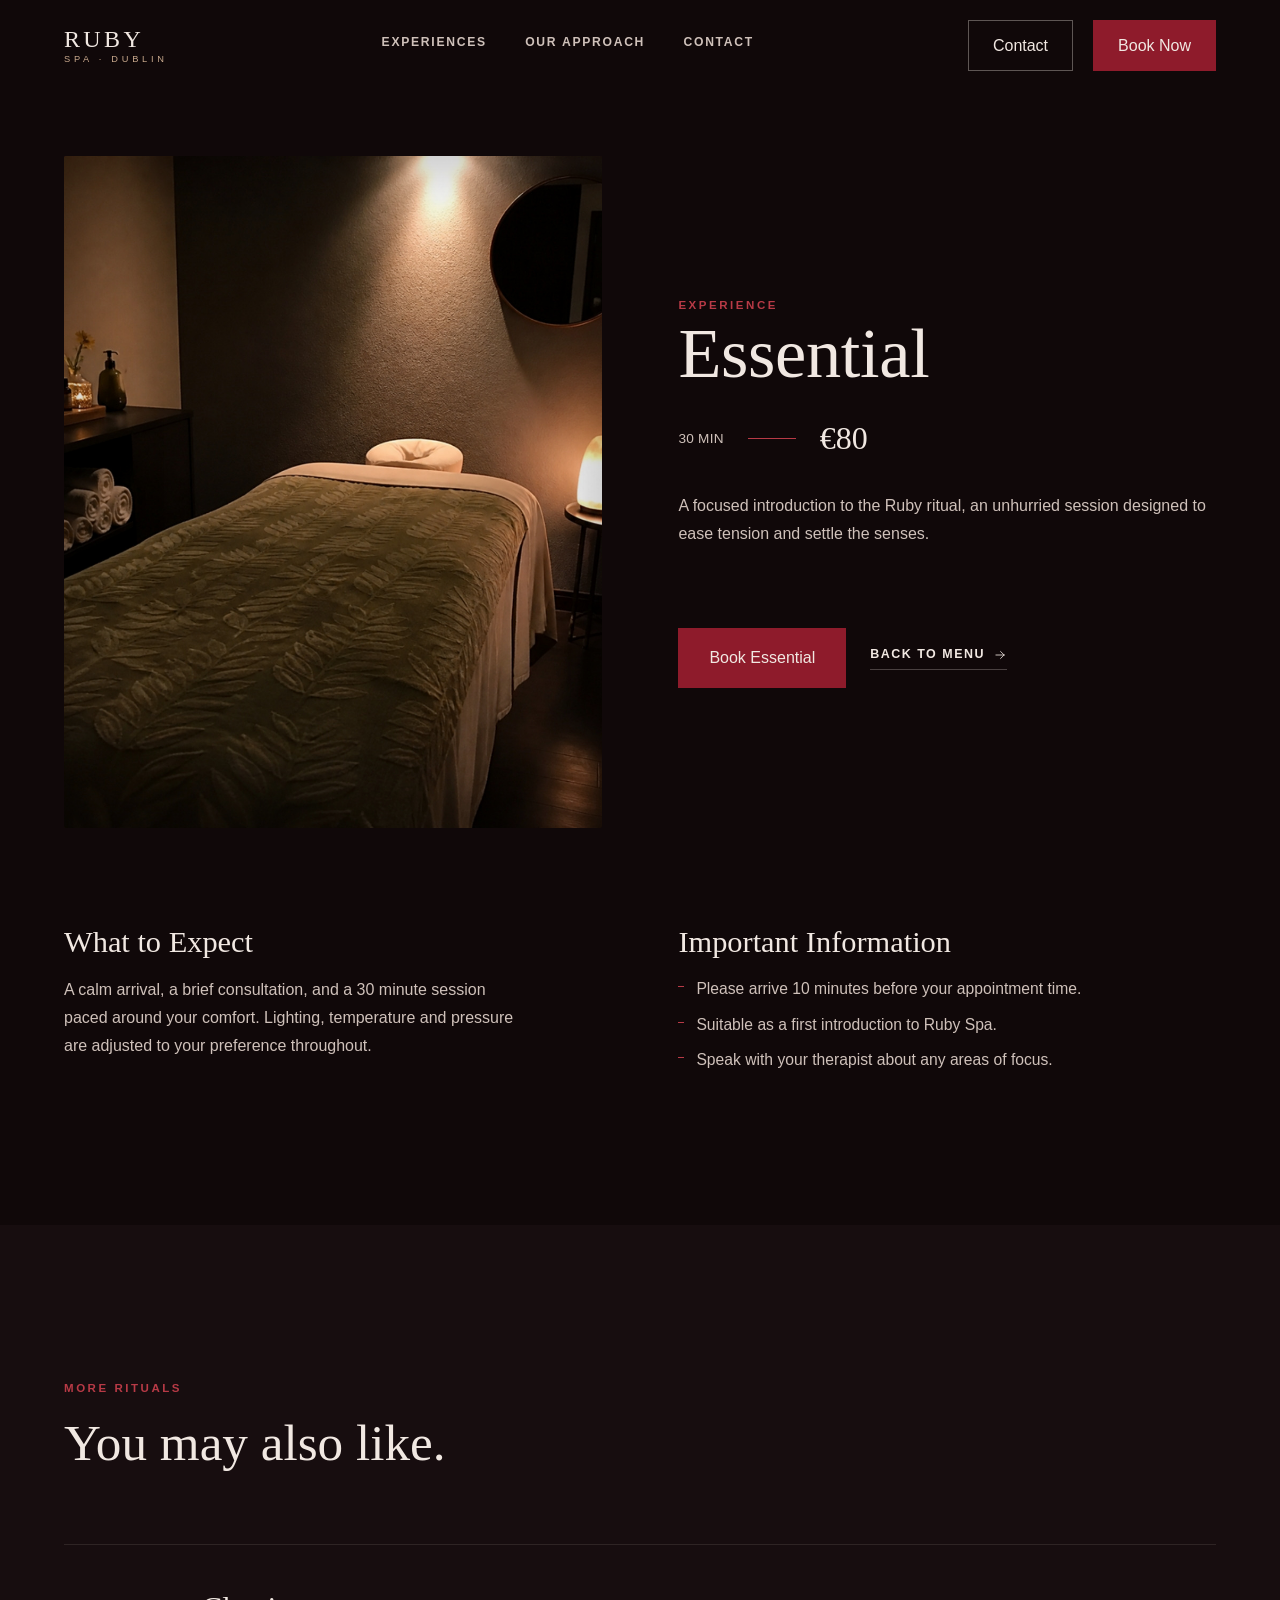
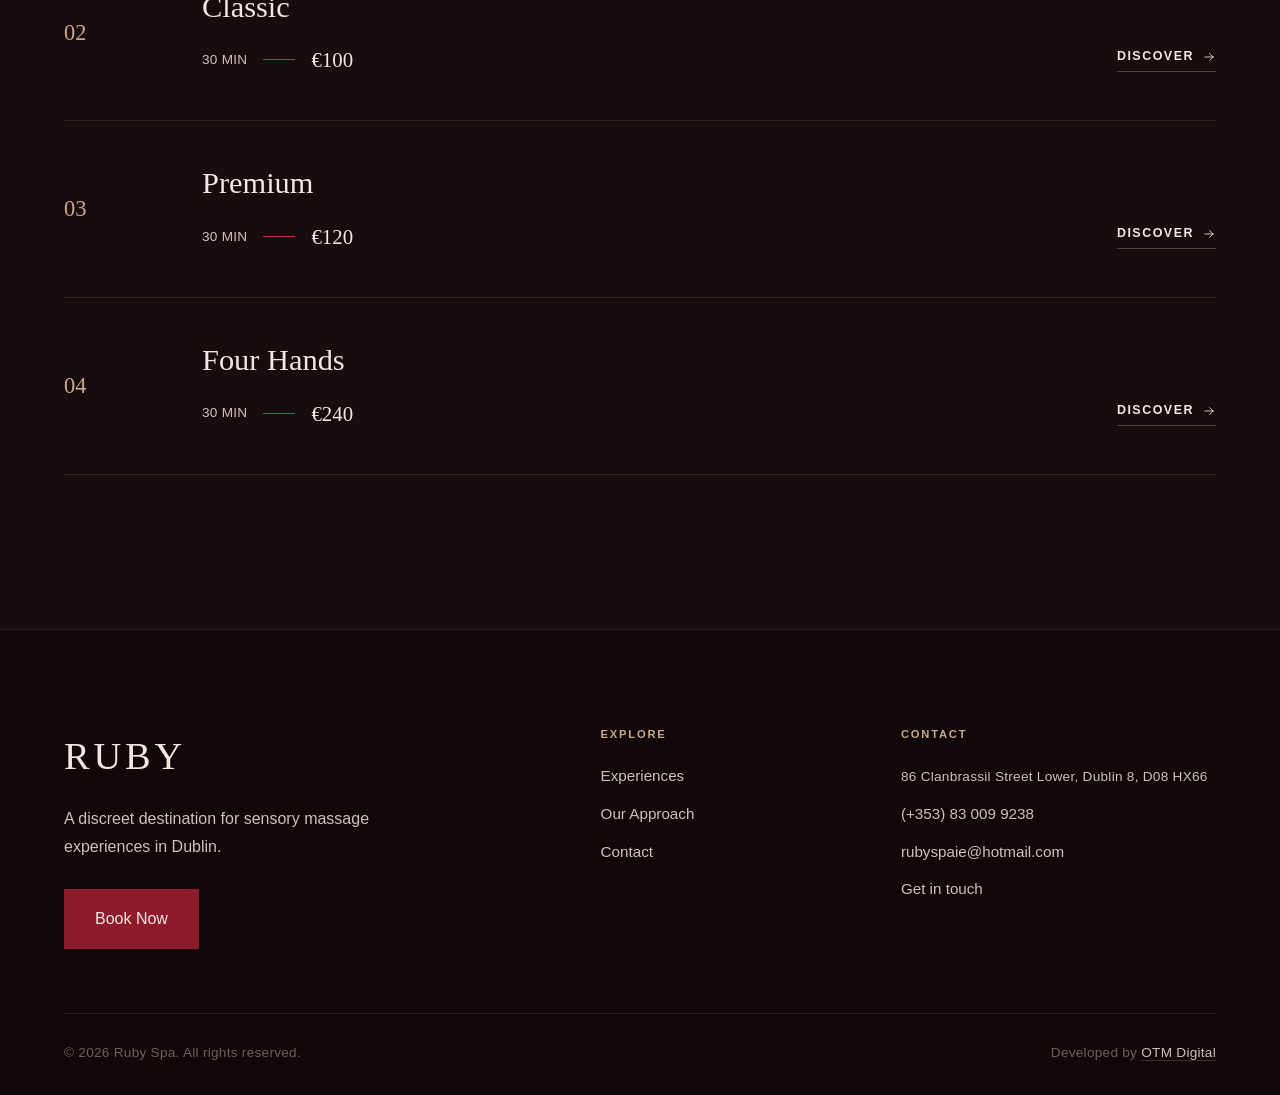
<file: experience.html>
<!DOCTYPE html>
<html lang="en">
<head>
  <meta charset="UTF-8" />
  <meta name="viewport" content="width=device-width, initial-scale=1.0" />
  <title>Experience | Ruby Spa</title>
  <meta name="description" content="Details of a Ruby Spa experience, duration, price and what to expect." />
  <link rel="canonical" href="experience.html" />

  <meta property="og:type" content="website" />
  <meta property="og:title" content="Experience | Ruby Spa" />
  <meta property="og:url" content="experience.html" />

  <link rel="stylesheet" href="assets/css/style.css" />
</head>
<body>
  <a class="skip-link" href="#main">Skip to content</a>

  <header class="site-header" data-site-header>
    <div class="wrap">
      <a href="index.html" class="logo">RUBY<span>SPA · DUBLIN</span></a>

      <nav class="nav-primary" aria-label="Primary">
        <a href="experiences.html" data-nav-link>Experiences</a>
        <a href="about.html" data-nav-link>Our Approach</a>
        <a href="contact.html" data-nav-link>Contact</a>
      </nav>

      <div class="header-actions">
        <a href="contact.html" class="btn btn-secondary">Contact</a>
        <button class="btn btn-primary" data-book-now>Book Now</button>
        <button class="menu-toggle" data-menu-toggle aria-label="Open menu" aria-expanded="false" aria-controls="mobile-menu">
          <span></span><span></span><span></span>
        </button>
      </div>
    </div>
  </header>

  <div class="mobile-menu" id="mobile-menu" data-mobile-menu>
    <nav aria-label="Mobile">
      <a href="index.html">Home</a>
      <a href="experiences.html">Experiences</a>
      <a href="about.html">Our Approach</a>
      <a href="contact.html">Contact</a>
    </nav>
    <div class="mobile-menu-footer">
      <button class="btn btn-primary" data-book-now>Book Now</button>
      <span class="caption">86 Clanbrassil Street Lower, Dublin 8, D08 HX66</span>
    </div>
  </div>

  <main id="main" data-experience-detail>
    <section class="section experiences-hero section--espresso">
      <div class="wrap">
        <div class="exp-detail-head">
          <div class="exp-detail-figure reveal">
            <div class="photo" data-exp-figure></div>
          </div>
          <div class="exp-detail-copy">
            <p class="eyebrow reveal" data-exp-eyebrow>Experience</p>
            <h1 class="h1 reveal reveal-delay-1" data-exp-name>&nbsp;</h1>
            <div class="exp-detail-meta reveal reveal-delay-2">
              <span class="caption" data-exp-duration></span>
              <span class="rule--accent" aria-hidden="true"></span>
              <span class="exp-detail-price" data-exp-price></span>
            </div>
            <p class="body reveal reveal-delay-3" data-exp-summary></p>
            <div class="exp-detail-cta reveal reveal-delay-4">
              <button class="btn btn-primary" data-book-now data-exp-book>Book This Experience</button>
              <a href="experiences.html" class="link-arrow">
                Back to Menu
                <svg viewBox="0 0 24 24" fill="none" aria-hidden="true"><path d="M5 12H19M19 12L13 6M19 12L13 18" stroke="currentColor" stroke-width="1.4" stroke-linecap="round" stroke-linejoin="round"/></svg>
              </a>
            </div>
          </div>
        </div>

        <div class="exp-detail-body">
          <div class="exp-detail-block reveal">
            <h3 class="h3">What to Expect</h3>
            <p class="body" data-exp-expect></p>
          </div>
          <div class="exp-detail-block reveal">
            <h3 class="h3">Important Information</h3>
            <ul data-exp-info></ul>
          </div>
        </div>
      </div>
    </section>

    <section class="section section--raised">
      <div class="wrap">
        <div class="section-head">
          <p class="eyebrow reveal">More Rituals</p>
          <h2 class="h2 reveal reveal-delay-1">You may also like.</h2>
        </div>
        <ul class="menu-list" data-exp-related></ul>
      </div>
    </section>
  </main>

  <footer class="site-footer">
    <div class="wrap">
      <div class="footer-top">
        <div class="footer-brand">
          <div class="footer-logo">RUBY</div>
          <p class="body footer-desc">A discreet destination for sensory massage experiences in Dublin.</p>
          <button class="btn btn-primary" data-book-now>Book Now</button>
        </div>
        <div class="footer-col">
          <p class="label">Explore</p>
          <ul>
            <li><a href="experiences.html">Experiences</a></li>
            <li><a href="about.html">Our Approach</a></li>
            <li><a href="contact.html">Contact</a></li>
          </ul>
        </div>
        <div class="footer-col">
          <p class="label">Contact</p>
          <ul>
            <li><span class="caption">86 Clanbrassil Street Lower, Dublin 8, D08 HX66</span></li>
            <li><a href="tel:+353830099238">(+353) 83 009 9238</a></li>
            <li><a href="mailto:rubyspaie@hotmail.com">rubyspaie@hotmail.com</a></li>
            <li><a href="contact.html">Get in touch</a></li>
          </ul>
        </div>
      </div>
      <div class="footer-bottom">
        <span class="caption">© <span data-year></span> Ruby Spa. All rights reserved.</span>
        <span class="caption">Developed by <a class="footer-credit" href="https://www.otmdigital.online" target="_blank" rel="noopener noreferrer">OTM Digital</a></span>
      </div>
    </div>
  </footer>

  <script src="assets/js/main.js"></script>
</body>
</html>
</file>
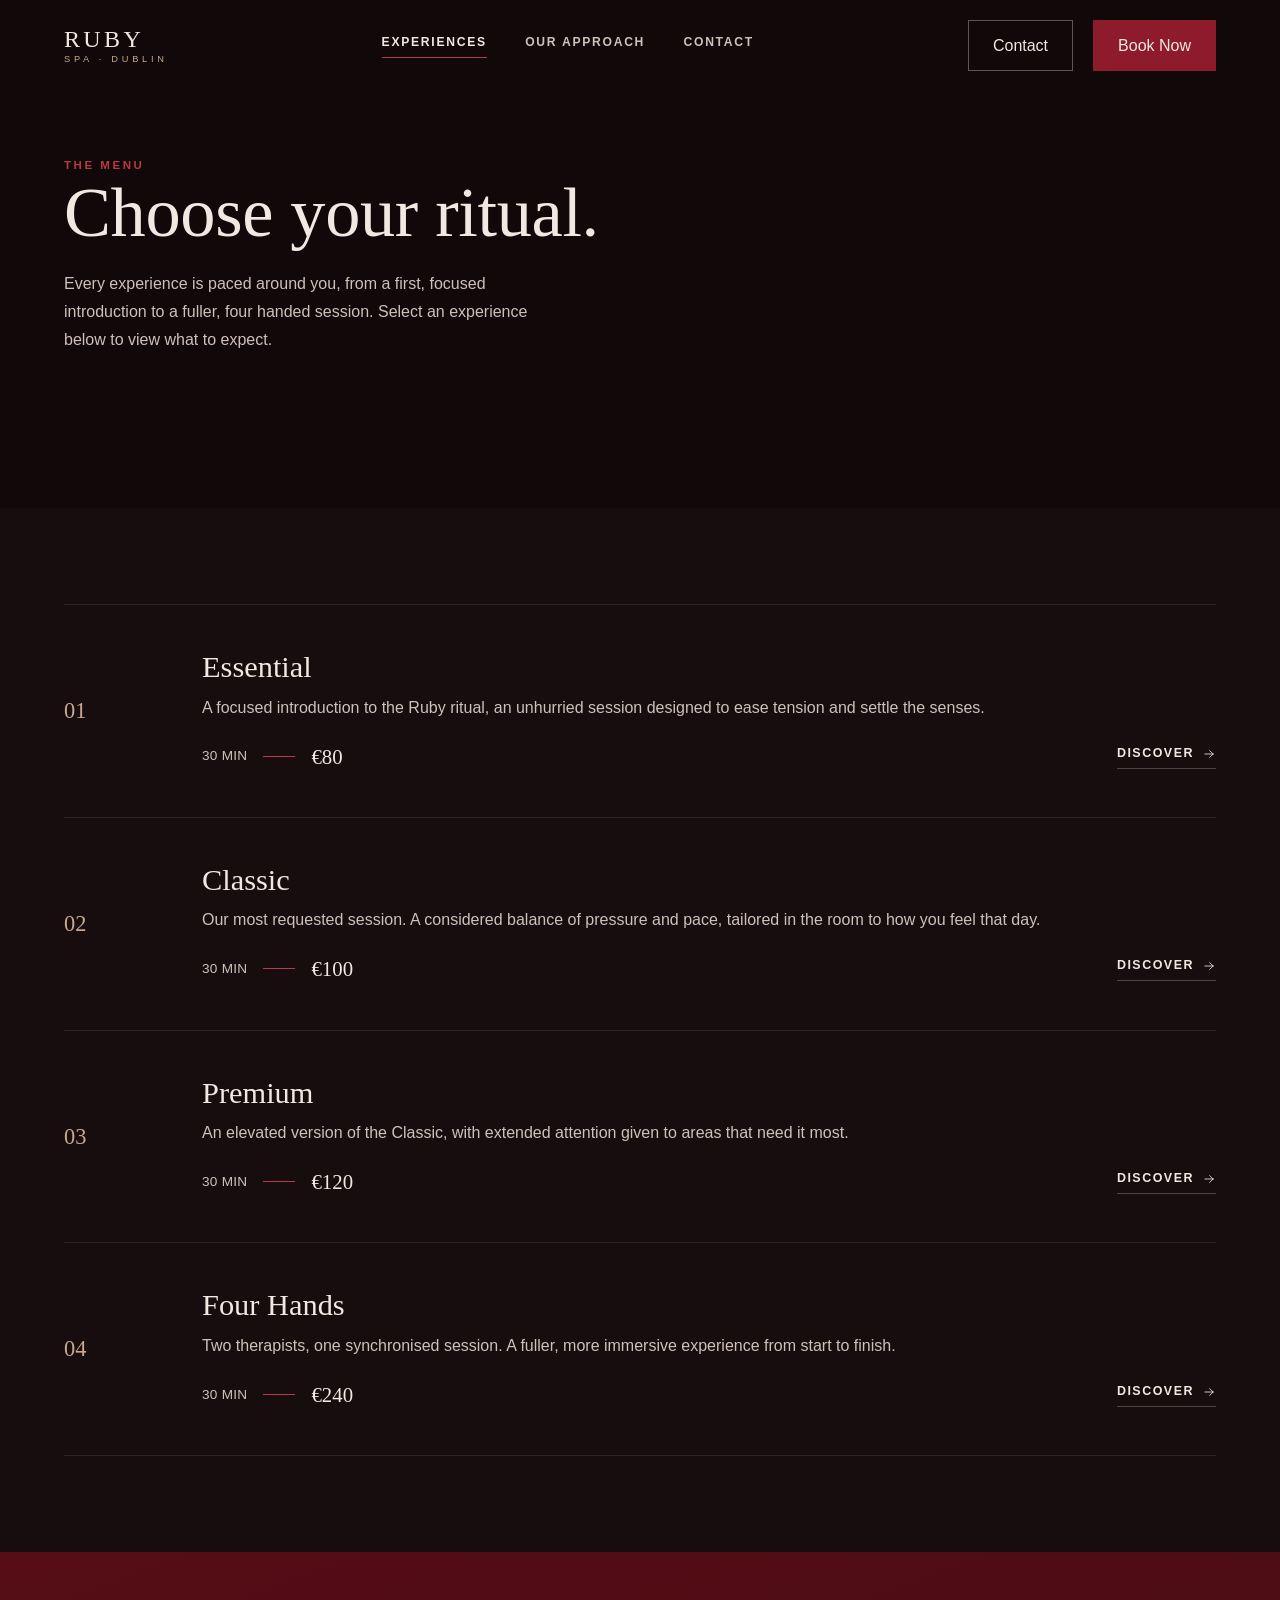
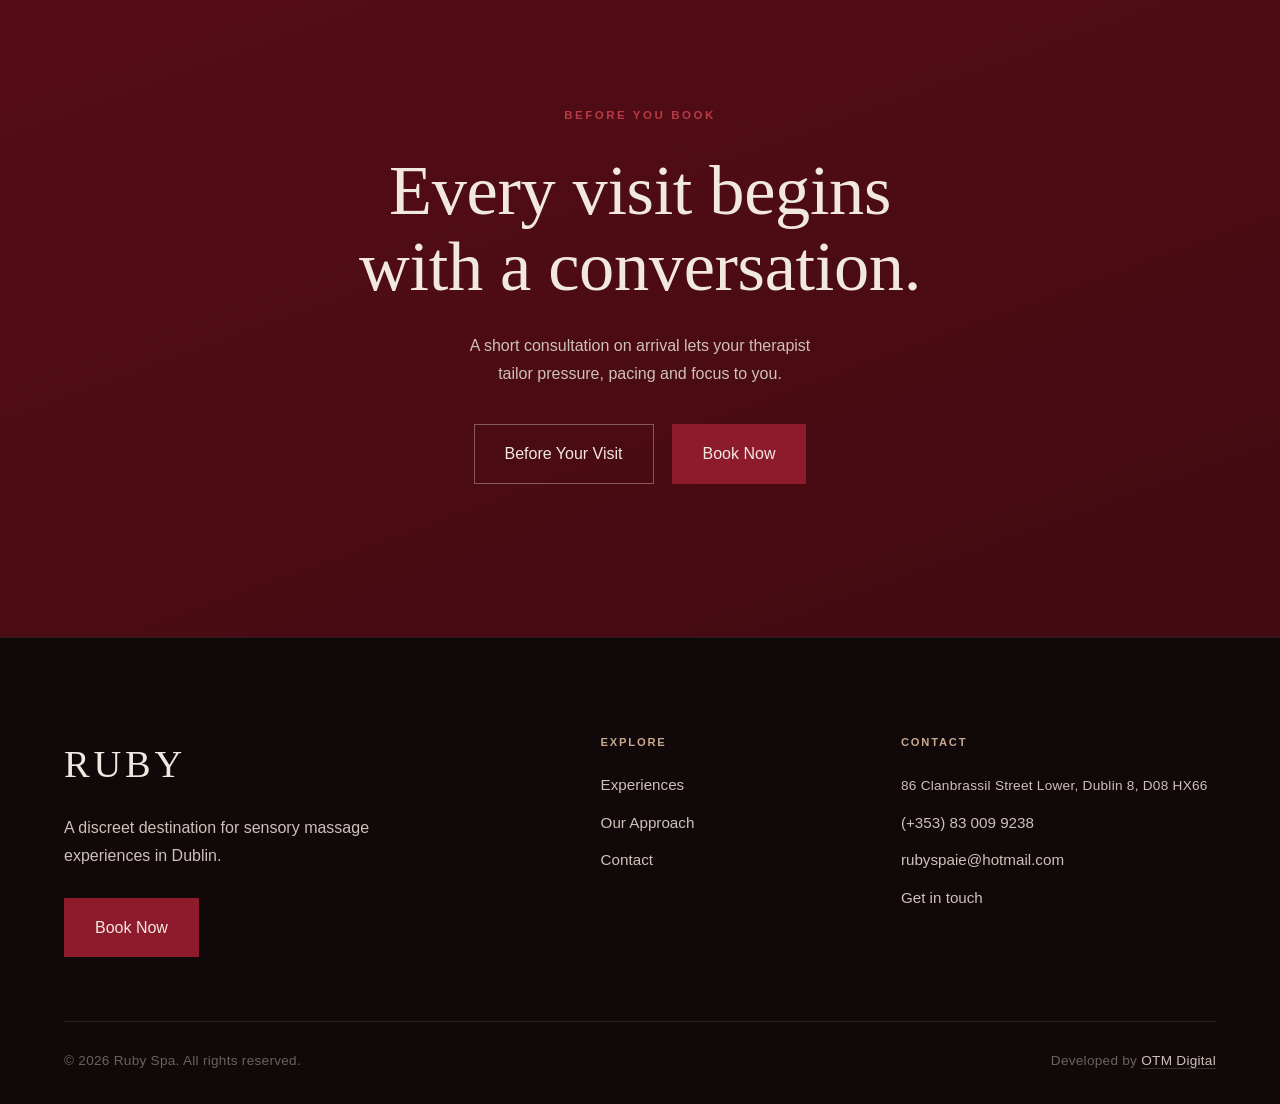
<file: experiences.html>
<!DOCTYPE html>
<html lang="en">
<head>
  <meta charset="UTF-8" />
  <meta name="viewport" content="width=device-width, initial-scale=1.0" />
  <title>Experiences | Ruby Spa</title>
  <meta name="description" content="Explore the Ruby Spa menu of private, sensory massage experiences, curated by duration and depth of care." />
  <link rel="canonical" href="experiences.html" />

  <meta property="og:type" content="website" />
  <meta property="og:title" content="Experiences | Ruby Spa" />
  <meta property="og:description" content="Explore the Ruby Spa menu of private, sensory massage experiences." />
  <meta property="og:url" content="experiences.html" />

  <link rel="stylesheet" href="assets/css/style.css" />
</head>
<body>
  <a class="skip-link" href="#main">Skip to content</a>

  <header class="site-header" data-site-header>
    <div class="wrap">
      <a href="index.html" class="logo">RUBY<span>SPA · DUBLIN</span></a>

      <nav class="nav-primary" aria-label="Primary">
        <a href="experiences.html" data-nav-link>Experiences</a>
        <a href="about.html" data-nav-link>Our Approach</a>
        <a href="contact.html" data-nav-link>Contact</a>
      </nav>

      <div class="header-actions">
        <a href="contact.html" class="btn btn-secondary">Contact</a>
        <button class="btn btn-primary" data-book-now>Book Now</button>
        <button class="menu-toggle" data-menu-toggle aria-label="Open menu" aria-expanded="false" aria-controls="mobile-menu">
          <span></span><span></span><span></span>
        </button>
      </div>
    </div>
  </header>

  <div class="mobile-menu" id="mobile-menu" data-mobile-menu>
    <nav aria-label="Mobile">
      <a href="index.html">Home</a>
      <a href="experiences.html">Experiences</a>
      <a href="about.html">Our Approach</a>
      <a href="contact.html">Contact</a>
    </nav>
    <div class="mobile-menu-footer">
      <button class="btn btn-primary" data-book-now>Book Now</button>
      <span class="caption">86 Clanbrassil Street Lower, Dublin 8, D08 HX66</span>
    </div>
  </div>

  <main id="main">
    <section class="section experiences-hero section--espresso">
      <div class="wrap">
        <p class="eyebrow reveal">The Menu</p>
        <h1 class="h1 reveal reveal-delay-1">Choose your ritual.</h1>
        <p class="body reveal reveal-delay-2" style="max-width:56ch;margin-top:20px;">
          Every experience is paced around you, from a first, focused introduction to a fuller, four handed session. Select an experience below to view what to expect.
        </p>
      </div>
    </section>

    <section class="section section--tight section--raised">
      <div class="wrap">
        <ul class="menu-list" data-menu-list></ul>
      </div>
    </section>

    <section class="section section--ruby">
      <div class="wrap atmosphere">
        <p class="eyebrow reveal">Before You Book</p>
        <h2 class="h1 reveal reveal-delay-1">Every visit begins<br />with a conversation.</h2>
        <p class="body reveal reveal-delay-2">
          A short consultation on arrival lets your therapist tailor pressure, pacing and focus to you.
        </p>
        <div class="hero-actions reveal reveal-delay-3" style="justify-content:center;margin-top:8px;">
          <a href="contact.html" class="btn btn-secondary">Before Your Visit</a>
          <button class="btn btn-primary" data-book-now>Book Now</button>
        </div>
      </div>
    </section>
  </main>

  <footer class="site-footer">
    <div class="wrap">
      <div class="footer-top">
        <div class="footer-brand">
          <div class="footer-logo">RUBY</div>
          <p class="body footer-desc">A discreet destination for sensory massage experiences in Dublin.</p>
          <button class="btn btn-primary" data-book-now>Book Now</button>
        </div>
        <div class="footer-col">
          <p class="label">Explore</p>
          <ul>
            <li><a href="experiences.html">Experiences</a></li>
            <li><a href="about.html">Our Approach</a></li>
            <li><a href="contact.html">Contact</a></li>
          </ul>
        </div>
        <div class="footer-col">
          <p class="label">Contact</p>
          <ul>
            <li><span class="caption">86 Clanbrassil Street Lower, Dublin 8, D08 HX66</span></li>
            <li><a href="tel:+353830099238">(+353) 83 009 9238</a></li>
            <li><a href="mailto:rubyspaie@hotmail.com">rubyspaie@hotmail.com</a></li>
            <li><a href="contact.html">Get in touch</a></li>
          </ul>
        </div>
      </div>
      <div class="footer-bottom">
        <span class="caption">© <span data-year></span> Ruby Spa. All rights reserved.</span>
        <span class="caption">Developed by <a class="footer-credit" href="https://www.otmdigital.online" target="_blank" rel="noopener noreferrer">OTM Digital</a></span>
      </div>
    </div>
  </footer>

  <script src="assets/js/main.js"></script>
</body>
</html>
</file>
<file: assets/css/style.css>
/* ============================================================
   RUBY SPA — Stylesheet
   ============================================================
   1. Reset
   2. Variables
   3. Typography
   4. Utilities
   5. Buttons
   6. Header
   7. Hero
   8. Sections
   9. Experiences
   10. About
   11. Contact
   12. Footer
   13. Animations
   14. Responsive
   15. Accessibility
   ============================================================ */

/* ============================================================
   1. RESET
   ============================================================ */
*,
*::before,
*::after {
  box-sizing: border-box;
  margin: 0;
  padding: 0;
}

html {
  scroll-behavior: smooth;
}

body {
  min-height: 100vh;
  overflow-x: hidden;
}

img {
  max-width: 100%;
  display: block;
}

a {
  color: inherit;
  text-decoration: none;
}

ul,
ol {
  list-style: none;
}

button,
input,
textarea {
  font: inherit;
  color: inherit;
  background: none;
  border: none;
}

button {
  cursor: pointer;
}

/* ============================================================
   2. VARIABLES
   ============================================================ */
:root {
  /* Brand palette */
  --ruby-deep: #560d16;
  --ruby: #8e1b2b;
  --ruby-light: #b83a46;
  --espresso: #160b0d;
  --ivory: #f1e8e2;
  --muted-ivory: #cfc1ba;
  --copper: #c9a98d;

  /* Derived surfaces */
  --surface-0: #100809;
  --surface-1: #170d0f;
  --surface-2: #1f1315;
  --surface-hairline: rgba(241, 232, 226, 0.1);
  --surface-hairline-strong: rgba(241, 232, 226, 0.18);
  --overlay-scrim: rgba(11, 6, 7, 0.55);

  /* Type */
  --font-display: "Cormorant Garamond", "Times New Roman", serif;
  --font-body: "Manrope", -apple-system, BlinkMacSystemFont, "Segoe UI", sans-serif;

  /* Motion */
  --ease-editorial: cubic-bezier(0.22, 1, 0.36, 1);
  --dur-fast: 250ms;
  --dur-med: 450ms;
  --dur-slow: 700ms;

  /* Layout */
  --max-width: 1360px;
  --gutter: clamp(20px, 5vw, 72px);
  --header-h: 92px;
  --header-h-scrolled: 72px;
}

/* ============================================================
   3. TYPOGRAPHY
   ============================================================ */
@import url("https://fonts.googleapis.com/css2?family=Cormorant+Garamond:ital,wght@0,300;0,400;0,500;0,600;1,400&family=Manrope:wght@300;400;500;600;700&display=swap");

body {
  background: var(--espresso);
  color: var(--ivory);
  font-family: var(--font-body);
  font-weight: 400;
  line-height: 1.6;
  font-size: 16px;
  -webkit-font-smoothing: antialiased;
  -moz-osx-font-smoothing: grayscale;
}

.display {
  font-family: var(--font-display);
  font-weight: 400;
  line-height: 1.02;
  letter-spacing: -0.01em;
  font-size: clamp(3.2rem, 8vw, 7.5rem);
}

.h1 {
  font-family: var(--font-display);
  font-weight: 400;
  line-height: 1.08;
  letter-spacing: -0.005em;
  font-size: clamp(2.6rem, 5.5vw, 4.6rem);
}

.h2 {
  font-family: var(--font-display);
  font-weight: 400;
  line-height: 1.1;
  font-size: clamp(2rem, 4vw, 3.2rem);
}

.h3 {
  font-family: var(--font-display);
  font-weight: 500;
  line-height: 1.2;
  font-size: clamp(1.4rem, 2.4vw, 1.9rem);
}

.body {
  font-family: var(--font-body);
  font-weight: 400;
  font-size: clamp(1rem, 1.1vw, 1.125rem);
  line-height: 1.75;
  color: var(--muted-ivory);
}

.eyebrow {
  font-family: var(--font-body);
  font-weight: 600;
  font-size: 0.72rem;
  letter-spacing: 0.22em;
  text-transform: uppercase;
  color: var(--ruby-light);
}

.caption {
  font-family: var(--font-body);
  font-weight: 400;
  font-size: 0.85rem;
  letter-spacing: 0.02em;
  color: var(--muted-ivory);
}

.label {
  font-family: var(--font-body);
  font-weight: 600;
  font-size: 0.7rem;
  letter-spacing: 0.16em;
  text-transform: uppercase;
  color: var(--copper);
}

.button {
  font-family: var(--font-body);
  font-weight: 600;
  font-size: 0.78rem;
  letter-spacing: 0.14em;
  text-transform: uppercase;
}

p a {
  color: var(--ruby-light);
  border-bottom: 1px solid currentColor;
}

/* ============================================================
   4. UTILITIES
   ============================================================ */
.wrap {
  width: 100%;
  max-width: var(--max-width);
  margin: 0 auto;
  padding-left: var(--gutter);
  padding-right: var(--gutter);
}

.section {
  position: relative;
  padding: clamp(72px, 12vw, 160px) 0;
}

.section--tight {
  padding: clamp(48px, 8vw, 96px) 0;
}

.section--ruby {
  background: linear-gradient(160deg, var(--ruby-deep) 0%, #430a11 100%);
}

.section--espresso {
  background: var(--surface-0);
}

.section--raised {
  background: var(--surface-1);
}

.rule {
  height: 1px;
  width: 100%;
  background: var(--surface-hairline);
  border: none;
}

.rule--accent {
  height: 1px;
  width: 48px;
  background: var(--ruby-light);
  border: none;
}

.num {
  font-family: var(--font-display);
  font-weight: 300;
  color: transparent;
  -webkit-text-stroke: 1px var(--surface-hairline-strong);
  font-size: clamp(4rem, 10vw, 9rem);
  line-height: 1;
  user-select: none;
}

.center {
  text-align: center;
}

.visually-hidden {
  position: absolute;
  width: 1px;
  height: 1px;
  padding: 0;
  margin: -1px;
  overflow: hidden;
  clip: rect(0, 0, 0, 0);
  white-space: nowrap;
  border: 0;
}

.reveal {
  opacity: 0;
  transform: translateY(28px);
  transition: opacity var(--dur-slow) var(--ease-editorial),
    transform var(--dur-slow) var(--ease-editorial);
}

.reveal.is-visible {
  opacity: 1;
  transform: translateY(0);
}

.reveal-delay-1 { transition-delay: 90ms; }
.reveal-delay-2 { transition-delay: 180ms; }
.reveal-delay-3 { transition-delay: 270ms; }
.reveal-delay-4 { transition-delay: 360ms; }
.reveal-delay-5 { transition-delay: 450ms; }

/* Generated atmosphere surfaces (stand-ins for photography) */
.photo {
  position: relative;
  width: 100%;
  overflow: hidden;
  background: radial-gradient(120% 140% at 20% 15%, #3a0d14 0%, #1c0709 55%, #0c0405 100%);
}

.photo::before {
  content: "";
  position: absolute;
  inset: 0;
  background-image:
    radial-gradient(60% 50% at 75% 20%, rgba(184, 58, 70, 0.35), transparent 60%),
    radial-gradient(40% 40% at 15% 85%, rgba(201, 169, 141, 0.18), transparent 65%),
    repeating-linear-gradient(115deg, rgba(255, 255, 255, 0.025) 0 2px, transparent 2px 6px);
  mix-blend-mode: screen;
}

.photo::after {
  content: "";
  position: absolute;
  inset: 0;
  box-shadow: inset 0 0 120px rgba(0, 0, 0, 0.55);
}

.photo img {
  position: absolute;
  inset: 0;
  width: 100%;
  height: 100%;
  object-fit: cover;
  object-position: var(--focus, 50% 50%);
}

.photo:has(img)::after {
  box-shadow: inset 0 0 90px rgba(0, 0, 0, 0.35);
  z-index: 1;
}

.photo--silk { background: radial-gradient(130% 130% at 80% 10%, #6e131e 0%, #34090d 55%, #100608 100%); }
.photo--velvet { background: radial-gradient(120% 140% at 10% 90%, #4a0e16 0%, #1a0708 60%, #0b0405 100%); }
.photo--copper { background: radial-gradient(120% 120% at 70% 30%, #3a2418 0%, #1c1310 55%, #0d0908 100%); }
.photo--espresso { background: radial-gradient(120% 120% at 30% 70%, #2a1214 0%, #150a0b 60%, #0a0405 100%); }

/* ============================================================
   5. BUTTONS
   ============================================================ */
.btn {
  position: relative;
  display: inline-flex;
  align-items: center;
  gap: 10px;
  padding: 16px 30px;
  transition: background var(--dur-fast) var(--ease-editorial),
    border-color var(--dur-fast) var(--ease-editorial),
    color var(--dur-fast) var(--ease-editorial),
    transform var(--dur-fast) var(--ease-editorial);
}

.btn-primary {
  background: var(--ruby);
  color: var(--ivory);
  border: 1px solid var(--ruby);
}

.btn-primary:hover {
  background: var(--ruby-light);
  border-color: var(--ruby-light);
  transform: translateY(-2px);
}

.btn-secondary {
  background: transparent;
  color: var(--ivory);
  border: 1px solid rgba(241, 232, 226, 0.35);
}

.btn-secondary:hover {
  border-color: var(--ivory);
  background: rgba(241, 232, 226, 0.06);
  transform: translateY(-2px);
}

.btn:focus-visible {
  outline: 1px solid var(--ivory);
  outline-offset: 4px;
}

.link-arrow {
  display: inline-flex;
  align-items: center;
  gap: 8px;
  font-family: var(--font-body);
  font-weight: 600;
  font-size: 0.78rem;
  letter-spacing: 0.12em;
  text-transform: uppercase;
  color: var(--ivory);
  padding-bottom: 4px;
  border-bottom: 1px solid rgba(241, 232, 226, 0.25);
  transition: border-color var(--dur-fast) var(--ease-editorial), gap var(--dur-fast) var(--ease-editorial);
}

.link-arrow:hover {
  border-color: var(--ruby-light);
  gap: 12px;
}

.link-arrow svg {
  width: 14px;
  height: 14px;
  transition: transform var(--dur-fast) var(--ease-editorial);
}

.link-arrow:hover svg {
  transform: translateX(3px);
}

/* ============================================================
   6. HEADER
   ============================================================ */
.site-header {
  position: fixed;
  top: 0;
  left: 0;
  right: 0;
  z-index: 100;
  height: var(--header-h);
  display: flex;
  align-items: center;
  background: transparent;
  border-bottom: 1px solid transparent;
  transition: height var(--dur-med) var(--ease-editorial),
    background var(--dur-med) var(--ease-editorial),
    border-color var(--dur-med) var(--ease-editorial),
    backdrop-filter var(--dur-med) var(--ease-editorial);
}

.site-header.is-scrolled {
  height: var(--header-h-scrolled);
  background: rgba(16, 8, 9, 0.78);
  backdrop-filter: blur(14px);
  -webkit-backdrop-filter: blur(14px);
  border-bottom: 1px solid var(--surface-hairline);
}

.site-header .wrap {
  display: flex;
  align-items: center;
  justify-content: space-between;
  width: 100%;
}

.logo {
  font-family: var(--font-display);
  font-size: 1.5rem;
  letter-spacing: 0.14em;
  color: var(--ivory);
  line-height: 1;
  display: flex;
  flex-direction: column;
}

.logo span {
  font-family: var(--font-body);
  font-size: 0.58rem;
  letter-spacing: 0.4em;
  color: var(--copper);
  margin-top: 4px;
}

.nav-primary {
  display: flex;
  align-items: center;
  gap: clamp(28px, 3vw, 48px);
}

.nav-primary a {
  font-family: var(--font-body);
  font-size: 0.76rem;
  font-weight: 600;
  letter-spacing: 0.14em;
  text-transform: uppercase;
  color: var(--muted-ivory);
  position: relative;
  padding-bottom: 6px;
}

.nav-primary a::after {
  content: "";
  position: absolute;
  left: 0;
  bottom: 0;
  height: 1px;
  width: 0;
  background: var(--ruby-light);
  transition: width var(--dur-fast) var(--ease-editorial);
}

.nav-primary a:hover,
.nav-primary a.is-active {
  color: var(--ivory);
}

.nav-primary a:hover::after,
.nav-primary a.is-active::after {
  width: 100%;
}

.header-actions {
  display: flex;
  align-items: center;
  gap: 20px;
}

.header-actions .btn {
  padding: 12px 24px;
}

.menu-toggle {
  display: none;
  flex-direction: column;
  justify-content: center;
  gap: 5px;
  width: 32px;
  height: 32px;
  z-index: 210;
}

.menu-toggle span {
  display: block;
  height: 1px;
  width: 100%;
  background: var(--ivory);
  transition: transform var(--dur-fast) var(--ease-editorial),
    opacity var(--dur-fast) var(--ease-editorial);
}

.menu-toggle[aria-expanded="true"] span:nth-child(1) {
  transform: translateY(6px) rotate(45deg);
}

.menu-toggle[aria-expanded="true"] span:nth-child(2) {
  opacity: 0;
}

.menu-toggle[aria-expanded="true"] span:nth-child(3) {
  transform: translateY(-6px) rotate(-45deg);
}

/* Mobile fullscreen menu */
.mobile-menu {
  position: fixed;
  inset: 0;
  z-index: 200;
  background: var(--espresso);
  display: flex;
  flex-direction: column;
  justify-content: center;
  padding: var(--gutter);
  opacity: 0;
  visibility: hidden;
  transform: translateY(-12px);
  transition: opacity var(--dur-med) var(--ease-editorial),
    transform var(--dur-med) var(--ease-editorial),
    visibility 0s linear var(--dur-med);
}

.mobile-menu.is-open {
  opacity: 1;
  visibility: visible;
  transform: translateY(0);
  transition: opacity var(--dur-med) var(--ease-editorial),
    transform var(--dur-med) var(--ease-editorial),
    visibility 0s linear 0s;
}

.mobile-menu nav {
  display: flex;
  flex-direction: column;
  gap: 6px;
}

.mobile-menu a {
  font-family: var(--font-display);
  font-size: clamp(2.4rem, 11vw, 3.4rem);
  color: var(--ivory);
  padding: 10px 0;
  border-bottom: 1px solid var(--surface-hairline);
  opacity: 0;
  transform: translateY(16px);
  transition: opacity var(--dur-med) var(--ease-editorial),
    transform var(--dur-med) var(--ease-editorial),
    color var(--dur-fast) var(--ease-editorial);
}

.mobile-menu.is-open a {
  opacity: 1;
  transform: translateY(0);
}

.mobile-menu.is-open a:nth-child(1) { transition-delay: 80ms; }
.mobile-menu.is-open a:nth-child(2) { transition-delay: 140ms; }
.mobile-menu.is-open a:nth-child(3) { transition-delay: 200ms; }
.mobile-menu.is-open a:nth-child(4) { transition-delay: 260ms; }

.mobile-menu a:hover {
  color: var(--ruby-light);
}

.mobile-menu-footer {
  margin-top: 48px;
  display: flex;
  flex-direction: column;
  gap: 20px;
  align-items: flex-start;
}

body.menu-open {
  overflow: hidden;
}

/* ============================================================
   7. HERO
   ============================================================ */
.hero {
  position: relative;
  min-height: 100vh;
  display: flex;
  align-items: flex-end;
  overflow: hidden;
  background: var(--espresso);
}

.hero-bg {
  position: absolute;
  inset: -4%;
  z-index: 0;
  background:
    radial-gradient(60% 55% at 78% 18%, rgba(142, 27, 43, 0.28), transparent 60%),
    url("../images/treatment-room-palm.jpg") 50% 80% / cover no-repeat,
    var(--espresso);
  will-change: transform;
  transition: transform 120ms linear;
}

.hero-bg::after {
  content: "";
  position: absolute;
  inset: 0;
  background-image: repeating-linear-gradient(
    100deg,
    rgba(255, 255, 255, 0.02) 0 2px,
    transparent 2px 5px
  );
}

.hero-scrim {
  position: absolute;
  inset: 0;
  z-index: 1;
  background:
    linear-gradient(90deg, rgba(11, 6, 7, 0.78) 0%, rgba(11, 6, 7, 0.4) 55%, rgba(11, 6, 7, 0.15) 100%),
    linear-gradient(180deg, rgba(11, 6, 7, 0.35) 0%, rgba(11, 6, 7, 0.3) 45%, rgba(9, 5, 6, 0.92) 100%);
}

.hero-content {
  position: relative;
  z-index: 2;
  width: 100%;
  padding-bottom: clamp(64px, 9vw, 112px);
}

.hero-content .eyebrow {
  margin-bottom: 22px;
}

.hero-content .display {
  color: var(--ivory);
  max-width: 16ch;
}

.hero-content .display em {
  font-style: italic;
  color: var(--ruby-light);
}

.hero-sub {
  margin-top: 26px;
  max-width: 46ch;
}

.hero-actions {
  margin-top: 40px;
  display: flex;
  flex-wrap: wrap;
  gap: 18px;
}

.hero-scroll {
  position: absolute;
  right: var(--gutter);
  bottom: 40px;
  z-index: 2;
  display: flex;
  align-items: center;
  gap: 14px;
  color: var(--muted-ivory);
}

.hero-scroll .caption {
  writing-mode: vertical-rl;
  letter-spacing: 0.2em;
  text-transform: uppercase;
  font-size: 0.68rem;
}

.scroll-indicator {
  width: 1px;
  height: 56px;
  background: rgba(241, 232, 226, 0.25);
  position: relative;
  overflow: hidden;
}

.scroll-indicator::after {
  content: "";
  position: absolute;
  top: -100%;
  left: 0;
  width: 100%;
  height: 100%;
  background: var(--ruby-light);
  animation: scrollLine 2.2s var(--ease-editorial) infinite;
}

@keyframes scrollLine {
  0% { top: -100%; }
  60% { top: 100%; }
  100% { top: 100%; }
}

/* ============================================================
   8. SECTIONS — shared editorial layouts
   ============================================================ */

/* Intro (asymmetric two-column) */
.intro-grid {
  display: grid;
  grid-template-columns: 0.85fr 1.15fr;
  gap: clamp(32px, 6vw, 96px);
  align-items: center;
}

.intro-figure {
  position: relative;
}

.intro-figure .photo {
  aspect-ratio: 4 / 5;
  border-radius: 2px;
}

.intro-num {
  position: absolute;
  top: -32px;
  left: -18px;
  z-index: 1;
}

.intro-copy .eyebrow {
  margin-bottom: 20px;
}

.intro-copy .h2 {
  margin-bottom: 24px;
  max-width: 12ch;
}

.intro-copy .body {
  max-width: 46ch;
  margin-bottom: 32px;
}

/* Atmosphere (pause section) */
.atmosphere {
  text-align: center;
  display: flex;
  flex-direction: column;
  align-items: center;
  gap: 28px;
}

.atmosphere .h1 {
  max-width: 18ch;
}

.atmosphere .body {
  max-width: 40ch;
  margin: 0 auto;
}

.atmosphere-figure {
  margin-top: 48px;
  width: 100%;
  max-width: 920px;
}

.atmosphere-figure .photo {
  aspect-ratio: 21 / 9;
  border-radius: 2px;
}

/* Editorial image reveal */
.editorial-image {
  position: relative;
  width: 100%;
  height: clamp(420px, 70vh, 820px);
  overflow: hidden;
}

.editorial-image .photo {
  position: absolute;
  inset: 0;
  height: 100%;
  transform: scale(1.08);
  transition: transform 1.4s var(--ease-editorial);
}

.editorial-image.is-visible .photo {
  transform: scale(1);
}

.editorial-caption {
  position: absolute;
  left: var(--gutter);
  bottom: clamp(32px, 6vw, 72px);
  z-index: 2;
  color: var(--ivory);
}

.editorial-caption .num {
  margin-bottom: 8px;
}

.editorial-caption .h2 {
  text-transform: uppercase;
  letter-spacing: 0.01em;
}

/* Approach (three vertical editorial blocks) */
.approach-list {
  display: flex;
  flex-direction: column;
}

.approach-item {
  display: grid;
  grid-template-columns: 140px 1fr;
  gap: clamp(24px, 4vw, 64px);
  padding: clamp(36px, 5vw, 56px) 0;
  border-top: 1px solid var(--surface-hairline);
  align-items: baseline;
}

.approach-item:last-child {
  border-bottom: 1px solid var(--surface-hairline);
}

.approach-item .label {
  color: var(--ruby-light);
}

.approach-item .h2 {
  margin-bottom: 14px;
}

.approach-item .body {
  max-width: 52ch;
}

/* Section headers */
.section-head {
  margin-bottom: clamp(40px, 6vw, 72px);
}

.section-head .eyebrow {
  margin-bottom: 18px;
}

.section-head .h2 {
  max-width: 16ch;
}

/* ============================================================
   9. EXPERIENCES
   ============================================================ */
.menu-list {
  display: flex;
  flex-direction: column;
}

.menu-item {
  display: grid;
  grid-template-columns: 90px 1fr;
  align-items: center;
  gap: clamp(20px, 4vw, 48px);
  padding: clamp(28px, 4vw, 44px) 0;
  border-top: 1px solid var(--surface-hairline);
  transition: background var(--dur-fast) var(--ease-editorial);
}

.menu-list .menu-item:last-child {
  border-bottom: 1px solid var(--surface-hairline);
}

.menu-item-num {
  font-family: var(--font-display);
  font-size: 1.4rem;
  color: var(--copper);
}

.menu-item-info .h3 {
  margin-bottom: 8px;
  transition: transform var(--dur-med) var(--ease-editorial), color var(--dur-fast) var(--ease-editorial);
}

.menu-item-meta {
  display: flex;
  gap: 16px;
  align-items: center;
}



.menu-item-price {
  font-family: var(--font-display);
  font-size: 1.3rem;
  color: var(--ivory);
}

.menu-item-actions {
  display: flex;
  align-items: center;
  justify-content: space-between;
  gap: 16px;
  margin-top: 18px;
}

.menu-item-rule {
  height: 1px;
  width: 32px;
  background: var(--ruby-light);
  transition: width var(--dur-med) var(--ease-editorial);
}


.menu-item:hover .menu-item-info .h3 {
  transform: translateX(6px);
  color: var(--ruby-light);
}

.menu-item:hover .menu-item-rule {
  width: 56px;
}

/* Experience detail page */
.exp-detail-head {
  display: grid;
  grid-template-columns: 1fr 1fr;
  gap: clamp(32px, 6vw, 80px);
  align-items: center;
}

.exp-detail-figure .photo {
  aspect-ratio: 4 / 5;
  border-radius: 2px;
}

.exp-detail-meta {
  display: flex;
  gap: 24px;
  align-items: center;
  margin: 22px 0 28px;
}

.exp-detail-price {
  font-family: var(--font-display);
  font-size: 2rem;
  color: var(--ivory);
}

.exp-detail-body {
  margin-top: clamp(56px, 8vw, 96px);
  display: grid;
  grid-template-columns: 1fr 1fr;
  gap: clamp(32px, 6vw, 80px);
}

.exp-detail-block h3 {
  margin-bottom: 16px;
}

.exp-detail-block .body {
  max-width: 52ch;
}

.exp-detail-block ul {
  display: flex;
  flex-direction: column;
  gap: 10px;
}

.exp-detail-block ul li {
  padding-left: 18px;
  position: relative;
  color: var(--muted-ivory);
  font-size: 0.98rem;
}

.exp-detail-block ul li::before {
  content: "";
  position: absolute;
  left: 0;
  top: 10px;
  width: 6px;
  height: 1px;
  background: var(--ruby-light);
}

.exp-detail-cta {
  margin-top: clamp(48px, 7vw, 80px);
  display: flex;
  align-items: center;
  gap: 24px;
  flex-wrap: wrap;
}

/* Experiences index intro */
.experiences-hero {
  padding-top: calc(var(--header-h) + 64px);
}

/* ============================================================
   10. ABOUT
   ============================================================ */
.about-hero {
  padding-top: calc(var(--header-h) + 80px);
  padding-bottom: 48px;
}

.about-hero .h1 {
  max-width: 14ch;
}

.about-hero .body {
  margin-top: 24px;
  max-width: 54ch;
}

.about-block {
  display: grid;
  grid-template-columns: 1fr 1fr;
  gap: clamp(32px, 6vw, 88px);
  align-items: center;
}

.about-block:nth-child(even) .about-figure {
  order: 2;
}

.about-figure .photo {
  aspect-ratio: 4 / 5;
  border-radius: 2px;
}

.about-copy .label {
  margin-bottom: 16px;
}

.about-copy .h2 {
  margin-bottom: 18px;
  max-width: 12ch;
}

.about-block + .about-block {
  margin-top: clamp(64px, 9vw, 120px);
}

.values-list {
  display: grid;
  grid-template-columns: repeat(3, 1fr);
  gap: clamp(24px, 4vw, 48px);
}

.values-item {
  padding-top: 24px;
  border-top: 1px solid var(--surface-hairline);
}

.values-item .label {
  margin-bottom: 12px;
}

/* ============================================================
   11. CONTACT
   ============================================================ */
.contact-hero {
  padding-top: calc(var(--header-h) + 80px);
  padding-bottom: 48px;
}

.contact-hero .h1 {
  max-width: 16ch;
}

.contact-grid {
  display: grid;
  grid-template-columns: 1fr 1fr;
  gap: clamp(32px, 6vw, 88px);
}

.contact-details {
  display: flex;
  flex-direction: column;
  gap: clamp(28px, 4vw, 44px);
}

.contact-detail {
  padding-top: 20px;
  border-top: 1px solid var(--surface-hairline);
}

.contact-detail .label {
  margin-bottom: 10px;
}

.contact-detail .h3 {
  margin-bottom: 4px;
}

.contact-detail a:hover {
  color: var(--ruby-light);
}

.contact-map .photo {
  aspect-ratio: 4 / 3.4;
  border-radius: 2px;
  display: flex;
  align-items: center;
  justify-content: center;
}

.contact-map .photo span {
  font-family: var(--font-body);
  font-size: 0.72rem;
  letter-spacing: 0.16em;
  text-transform: uppercase;
  color: var(--muted-ivory);
}

.map-frame {
  position: relative;
  width: 100%;
  aspect-ratio: 4 / 3.4;
  border-radius: 2px;
  overflow: hidden;
  border: 1px solid var(--surface-hairline);
  filter: grayscale(0.35) sepia(0.15) hue-rotate(300deg) saturate(0.7) brightness(0.85);
}

.map-frame iframe {
  position: absolute;
  inset: 0;
  width: 100%;
  height: 100%;
  border: 0;
}

.before-visit {
  margin-top: clamp(64px, 9vw, 120px);
}

.before-visit-grid {
  display: grid;
  grid-template-columns: repeat(2, 1fr);
  gap: clamp(24px, 4vw, 48px);
  margin-top: clamp(32px, 5vw, 56px);
}

.before-visit-item {
  padding-top: 22px;
  border-top: 1px solid var(--surface-hairline);
}

.before-visit-item .label {
  margin-bottom: 10px;
}

/* ============================================================
   12. FOOTER
   ============================================================ */
.site-footer {
  background: var(--surface-0);
  border-top: 1px solid var(--surface-hairline);
  padding: clamp(56px, 8vw, 96px) 0 32px;
}

.footer-top {
  display: grid;
  grid-template-columns: 1.2fr 0.6fr 0.8fr;
  gap: clamp(32px, 5vw, 64px);
  padding-bottom: clamp(40px, 6vw, 64px);
}

.footer-logo {
  font-family: var(--font-display);
  font-size: 2.4rem;
  letter-spacing: 0.1em;
  color: var(--ivory);
  margin-bottom: 18px;
}

.footer-desc {
  max-width: 36ch;
  margin-bottom: 28px;
}

.footer-col .label {
  margin-bottom: 20px;
}

.footer-col ul {
  display: flex;
  flex-direction: column;
  gap: 12px;
}

.footer-col a {
  color: var(--muted-ivory);
  font-size: 0.95rem;
}

.footer-col a:hover {
  color: var(--ruby-light);
}

.footer-bottom {
  display: flex;
  align-items: center;
  justify-content: space-between;
  flex-wrap: wrap;
  gap: 16px;
  padding-top: 28px;
  border-top: 1px solid var(--surface-hairline);
}

.footer-bottom .caption {
  color: rgba(241, 232, 226, 0.4);
}

/* ============================================================
   13. ANIMATIONS
   ============================================================ */
.fade-up {
  opacity: 0;
  transform: translateY(20px);
  animation: fadeUp var(--dur-slow) var(--ease-editorial) forwards;
}

@keyframes fadeUp {
  to {
    opacity: 1;
    transform: translateY(0);
  }
}

/* Custom cursor (desktop only, opt-in via JS) */
.cursor-dot {
  position: fixed;
  top: 0;
  left: 0;
  width: 10px;
  height: 10px;
  border-radius: 50%;
  border: 1px solid var(--ruby-light);
  pointer-events: none;
  z-index: 300;
  transform: translate(-50%, -50%);
  transition: width var(--dur-fast) var(--ease-editorial),
    height var(--dur-fast) var(--ease-editorial),
    background var(--dur-fast) var(--ease-editorial),
    opacity var(--dur-fast) var(--ease-editorial);
  opacity: 0;
}

.cursor-dot.is-active {
  opacity: 1;
}

.cursor-dot.is-expanded {
  width: 42px;
  height: 42px;
  background: rgba(184, 58, 70, 0.12);
}

/* Custom scrollbar */
::-webkit-scrollbar {
  width: 10px;
}

::-webkit-scrollbar-track {
  background: var(--surface-0);
}

::-webkit-scrollbar-thumb {
  background: #3a1c20;
  border-radius: 6px;
  border: 2px solid var(--surface-0);
}

* {
  scrollbar-width: thin;
  scrollbar-color: #3a1c20 var(--surface-0);
}

/* ============================================================
   14. RESPONSIVE
   ============================================================ */
@media (max-width: 1200px) {
  .footer-top {
    grid-template-columns: 1fr 1fr;
  }

  .footer-top .footer-brand {
    grid-column: 1 / -1;
  }
}

@media (max-width: 992px) {
  .nav-primary {
    display: none;
  }

  .menu-toggle {
    display: flex;
  }

  .intro-grid,
  .about-block,
  .exp-detail-head,
  .exp-detail-body,
  .contact-grid {
    grid-template-columns: 1fr;
  }

  .about-block:nth-child(even) .about-figure {
    order: 0;
  }

  .menu-item {
    grid-template-columns: 1fr;
    row-gap: 18px;
  }


  .menu-item-num {
    order: -2;
  }

  .values-list {
    grid-template-columns: 1fr;
    gap: 32px;
  }

  .approach-item {
    grid-template-columns: 1fr;
    gap: 14px;
  }
}

@media (max-width: 768px) {
  :root {
    --header-h: 76px;
    --header-h-scrolled: 64px;
  }

  .hero {
    min-height: 92vh;
  }

  .hero-scroll {
    display: none;
  }

  .header-actions .btn-secondary {
    display: none;
  }

  .before-visit-grid {
    grid-template-columns: 1fr;
  }

  .footer-top {
    grid-template-columns: 1fr;
    gap: 36px;
  }

  body {
    font-size: 15px;
  }
}

@media (max-width: 480px) {
  .hero-actions {
    flex-direction: column;
    align-items: stretch;
  }

  .hero-actions .btn {
    justify-content: center;
  }

  .menu-item-actions {
    flex-wrap: wrap;
  }
}

/* ============================================================
   15. ACCESSIBILITY
   ============================================================ */
a:focus-visible,
button:focus-visible,
input:focus-visible,
textarea:focus-visible {
  outline: 1px solid var(--ivory);
  outline-offset: 3px;
}

.skip-link {
  position: absolute;
  left: 12px;
  top: -60px;
  background: var(--ruby);
  color: var(--ivory);
  padding: 12px 20px;
  z-index: 400;
  transition: top var(--dur-fast) var(--ease-editorial);
}

.skip-link:focus {
  top: 12px;
}

@media (prefers-reduced-motion: reduce) {
  *,
  *::before,
  *::after {
    animation-duration: 0.001ms !important;
    animation-iteration-count: 1 !important;
    transition-duration: 0.001ms !important;
    scroll-behavior: auto !important;
  }

  .hero-bg {
    transform: none !important;
  }

  .reveal {
    opacity: 1;
    transform: none;
  }

  .editorial-image .photo {
    transform: none;
  }

  .cursor-dot {
    display: none;
  }
}

.footer-credit {
  color: var(--muted-ivory);
  border-bottom: 1px solid var(--surface-hairline-strong);
  transition: color var(--dur-fast) var(--ease-editorial), border-color var(--dur-fast) var(--ease-editorial);
}

.footer-credit:hover {
  color: var(--ruby-light);
  border-color: var(--ruby-light);
}
</file>
